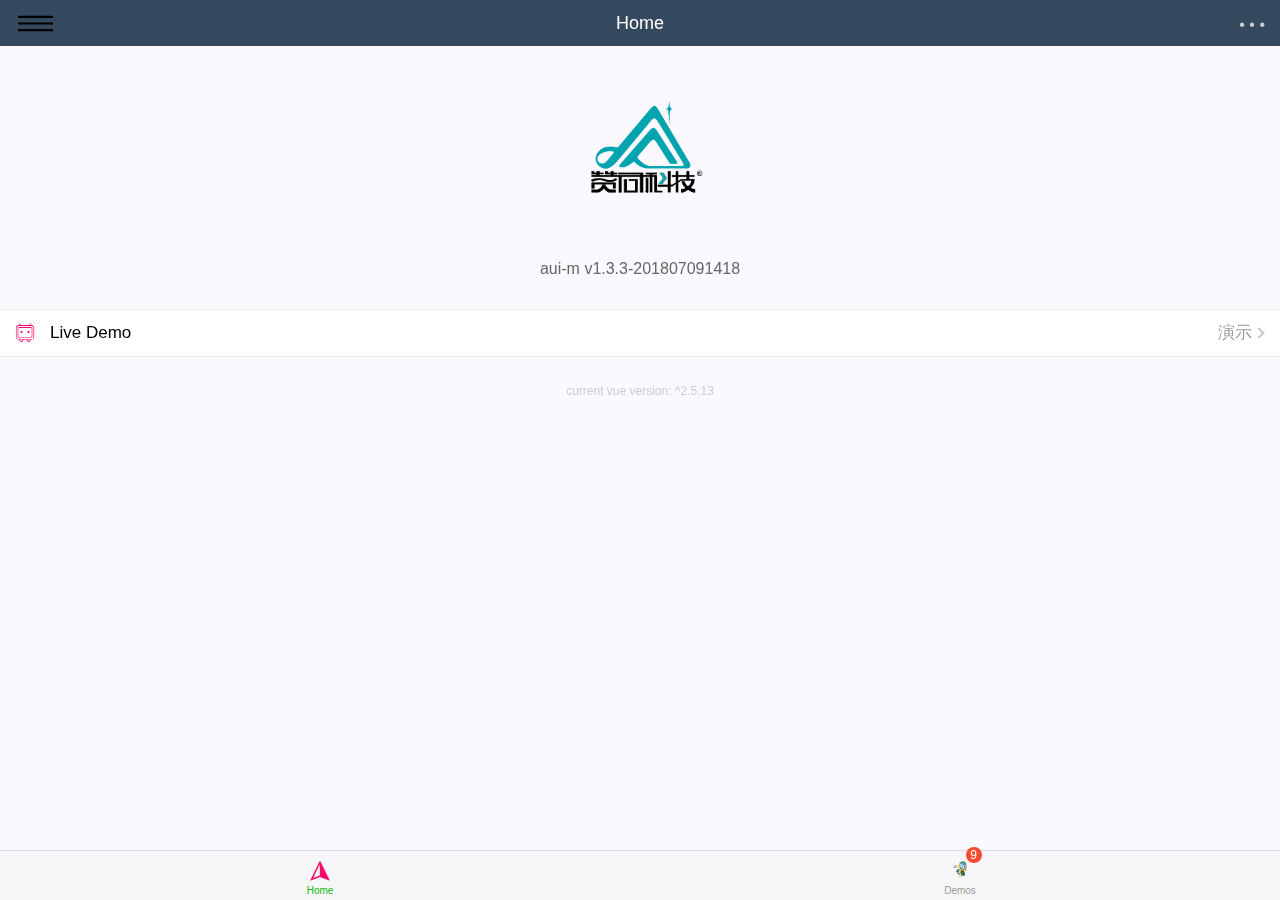
<file: aui-m-demo/index.html>
<!DOCTYPE html>
<html lang="en">
  <head>
    <meta charset="utf-8">
    <meta name="viewport" content="width=device-width, initial-scale=1.0, minimum-scale=1.0, maximum-scale=1.0, user-scalable=no" />    
    <title>aui-m-components</title>
  </head>
  <body>
    <div id="app"></div>
    <script src="./dist/app.js"></script>
  </body>
</html>
</file>
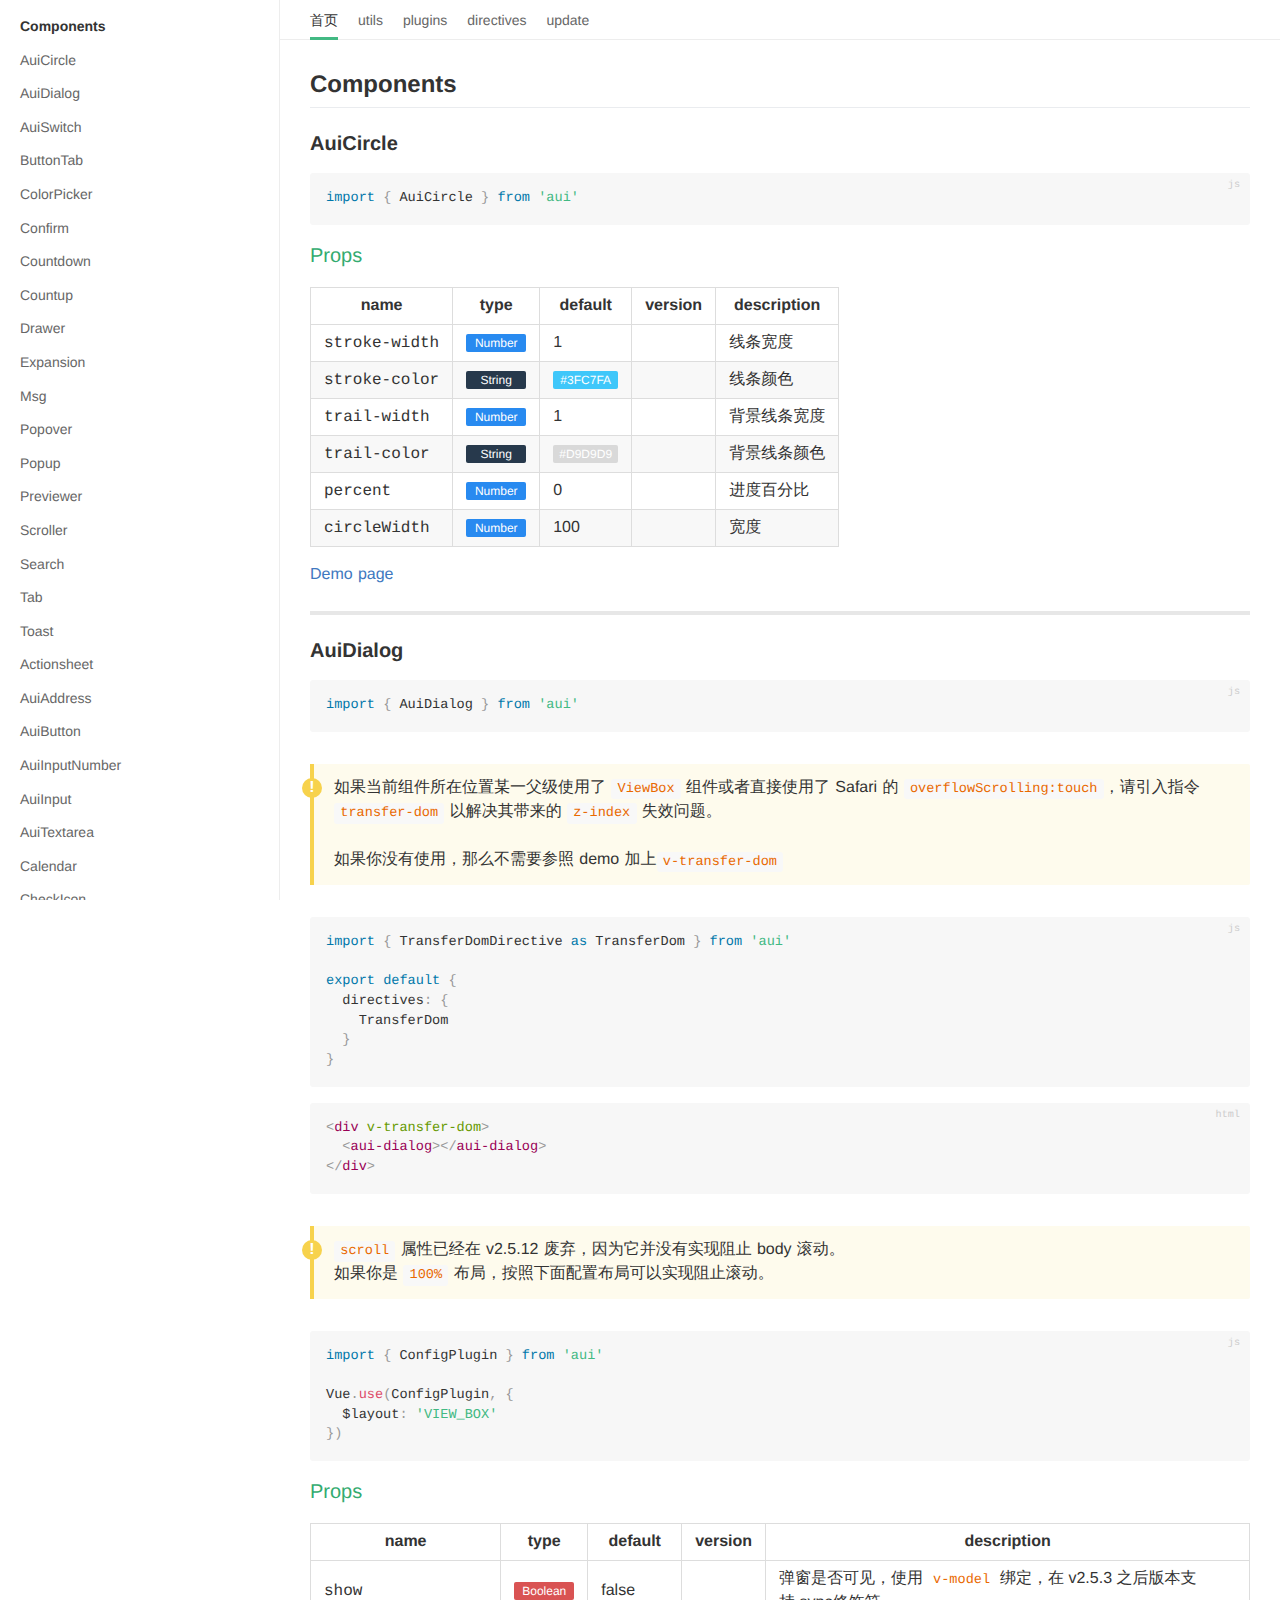
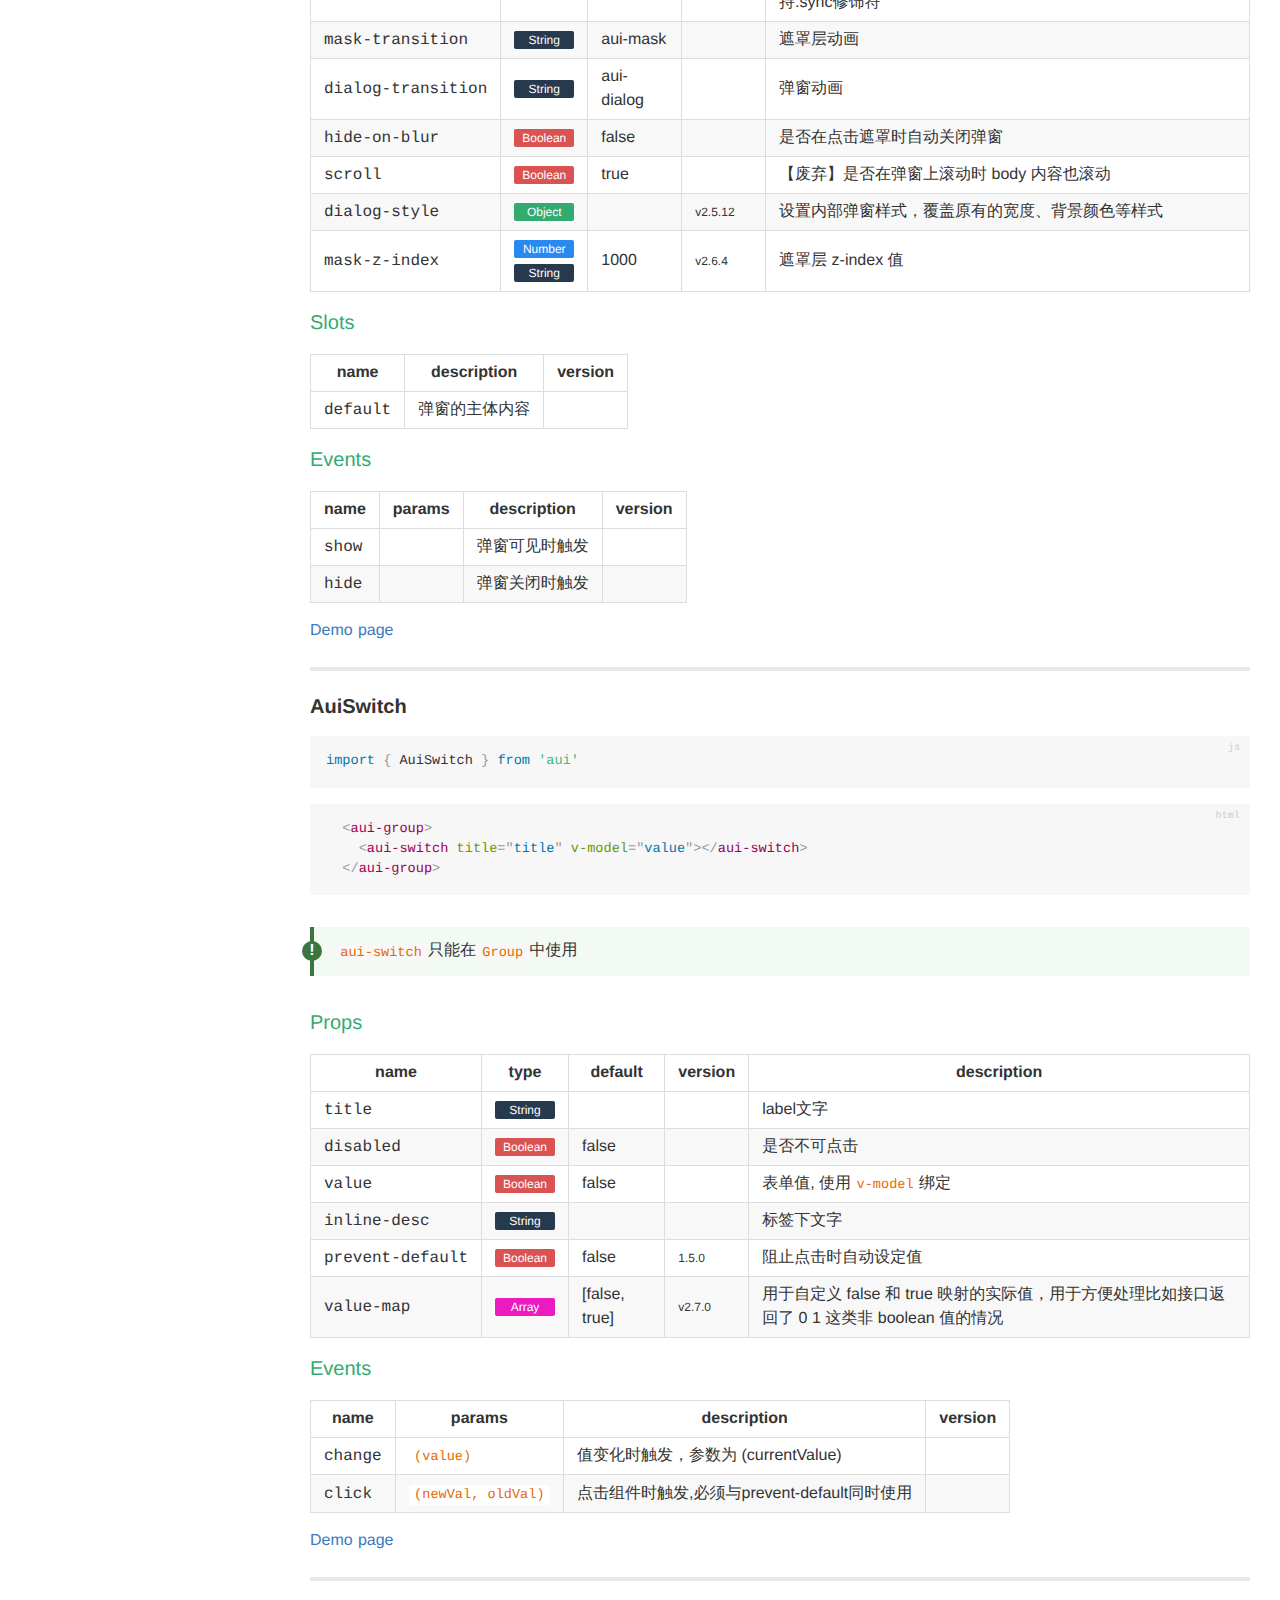
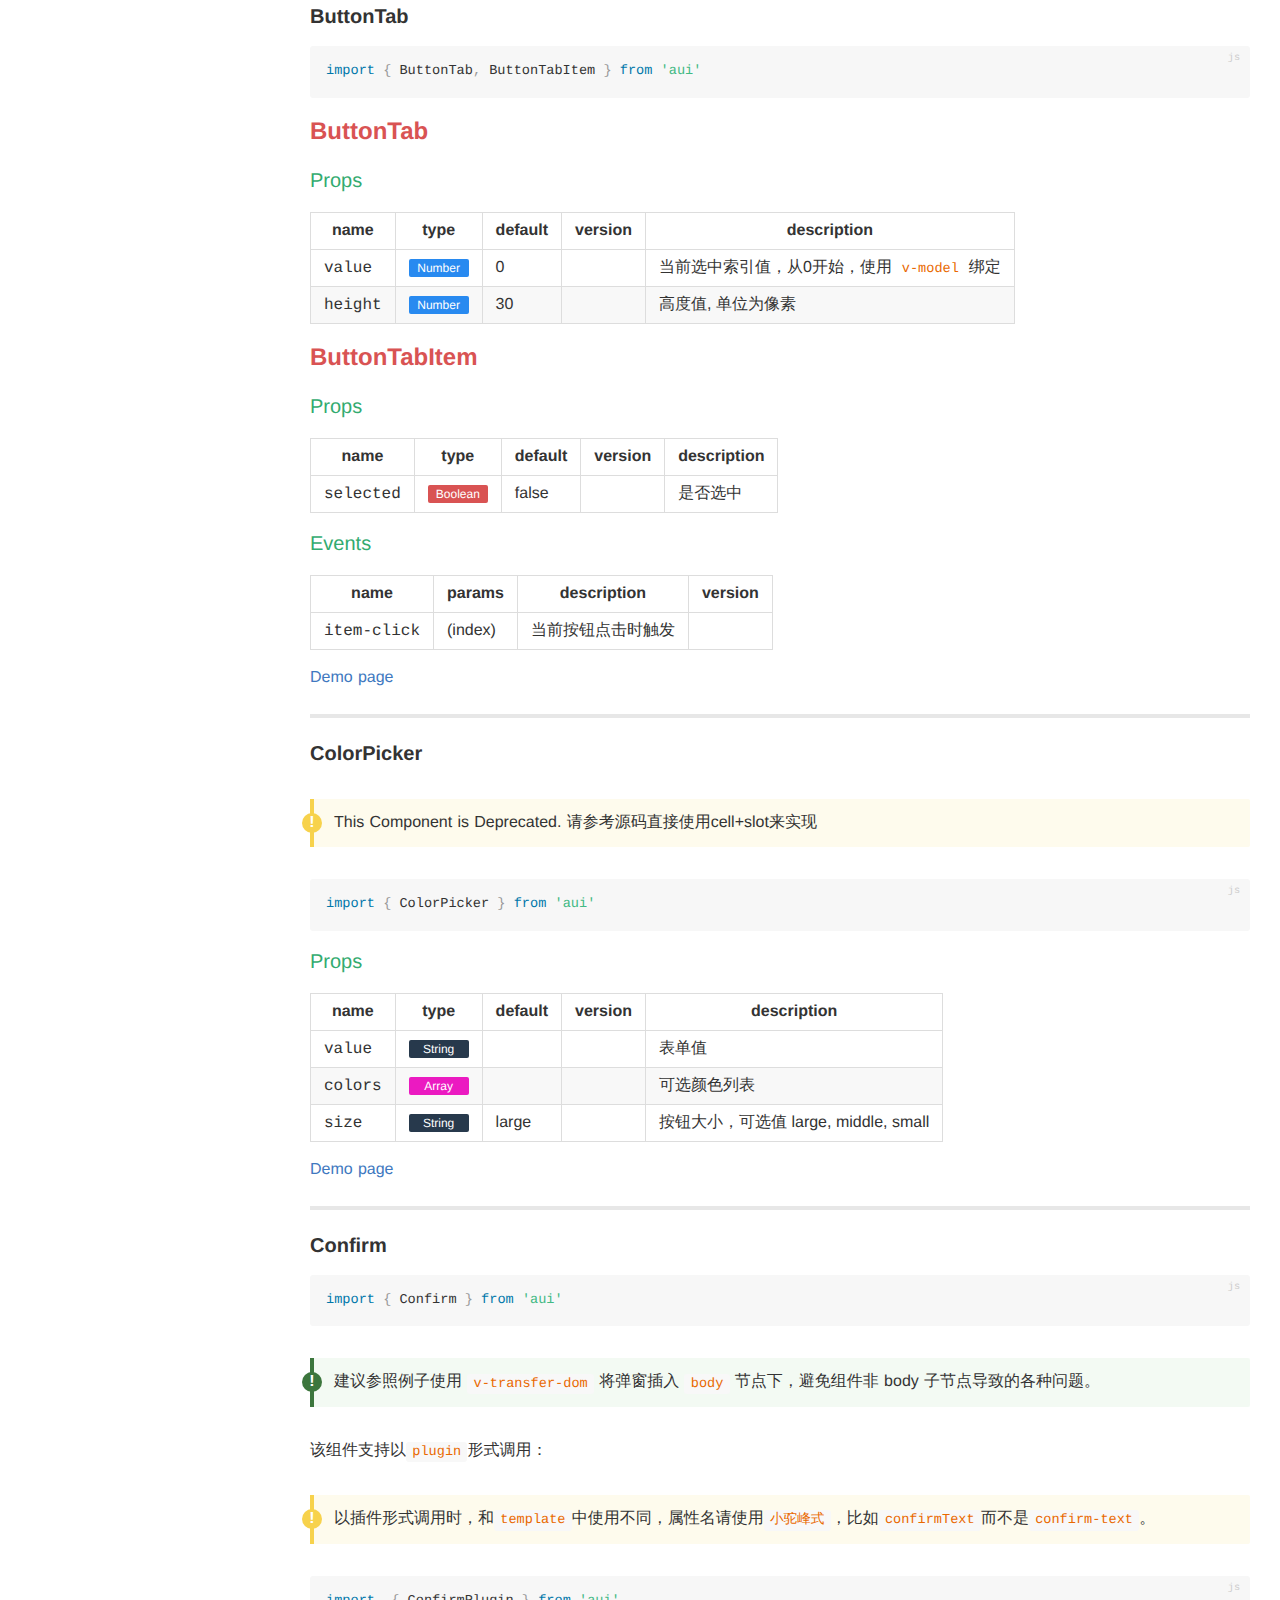
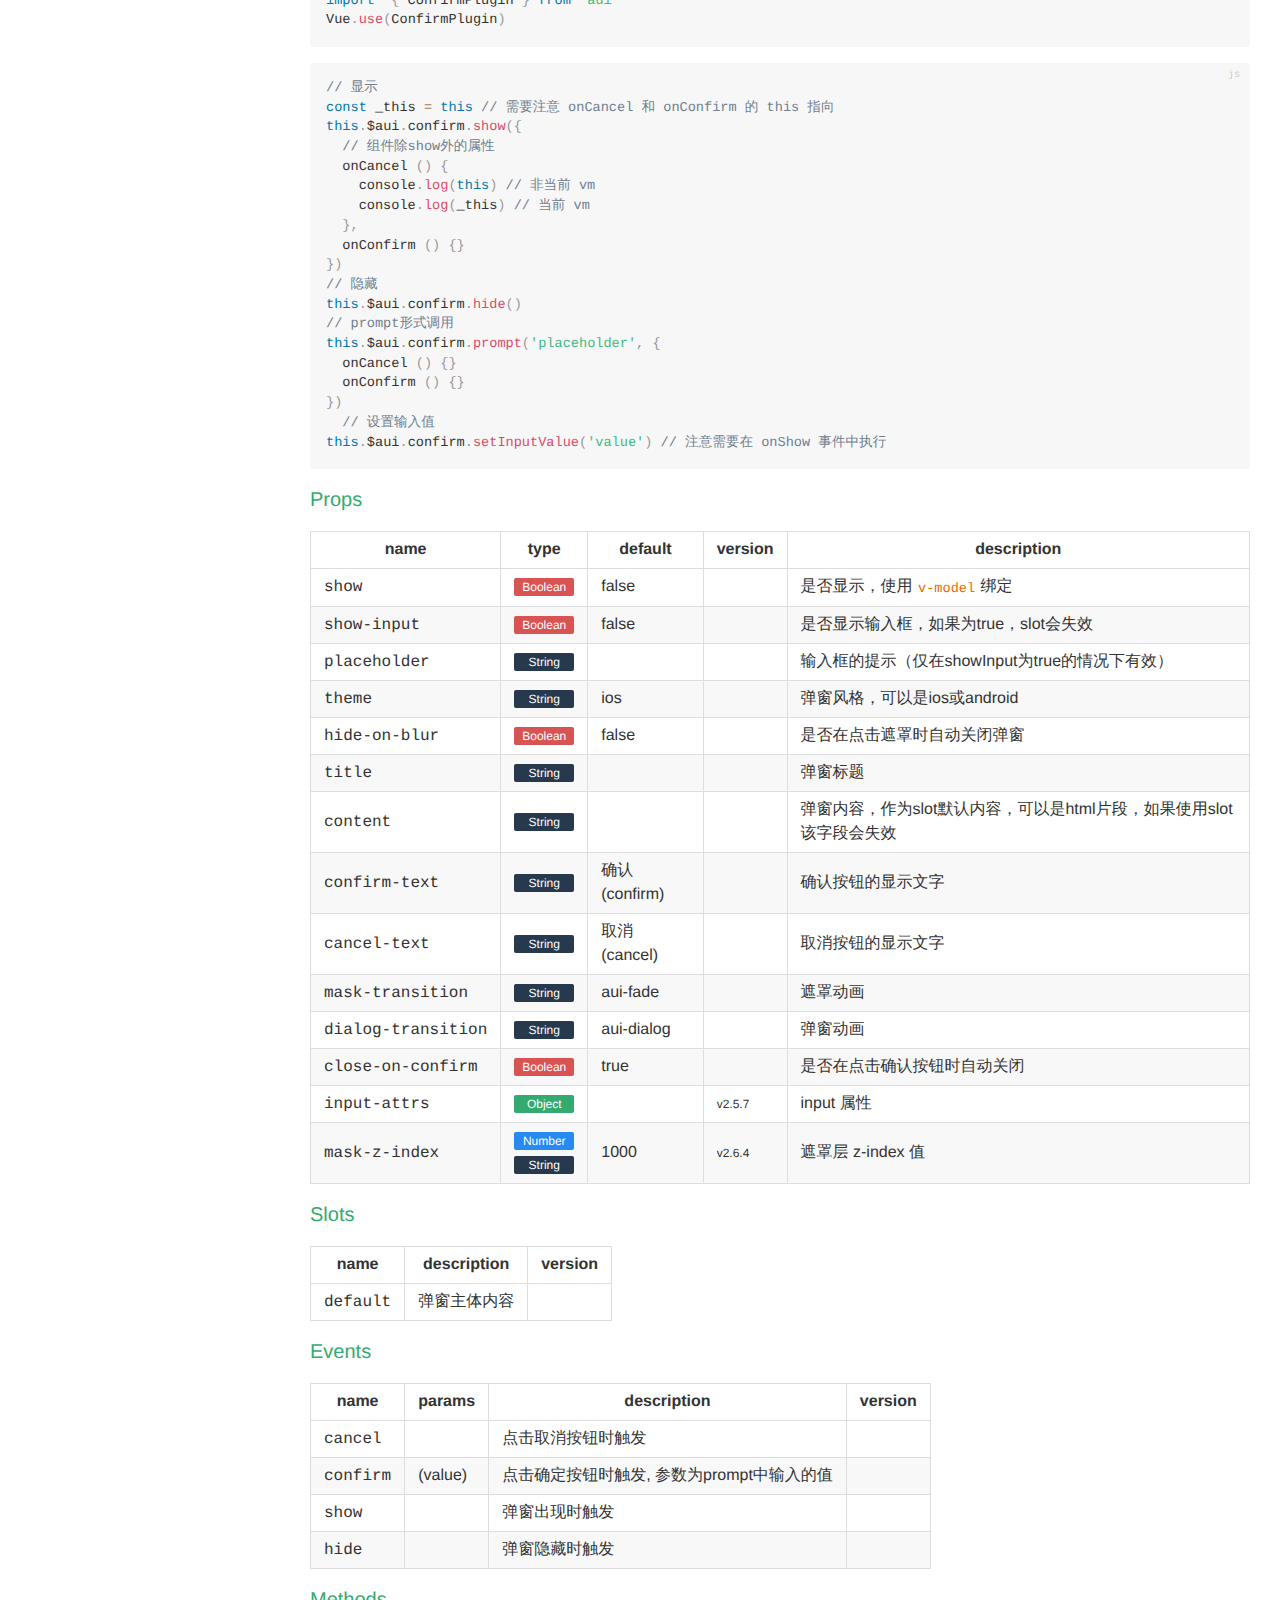
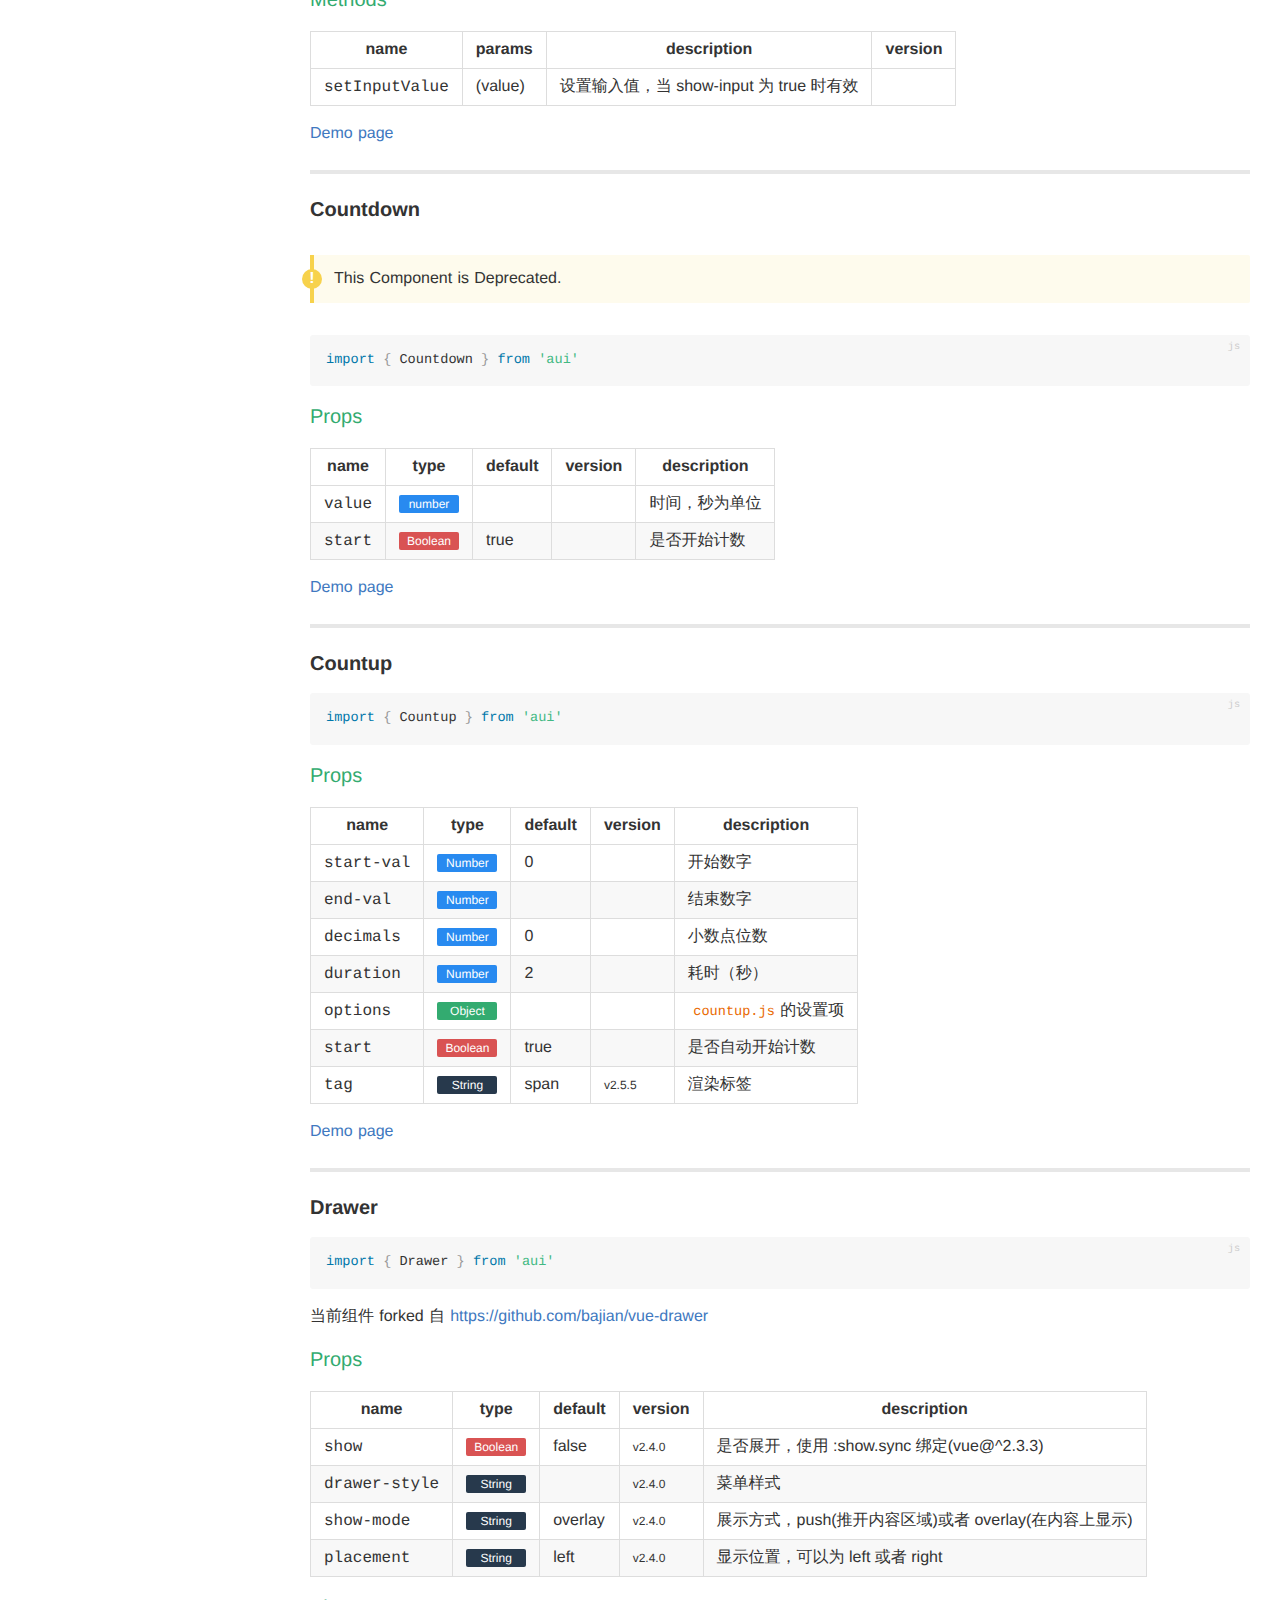
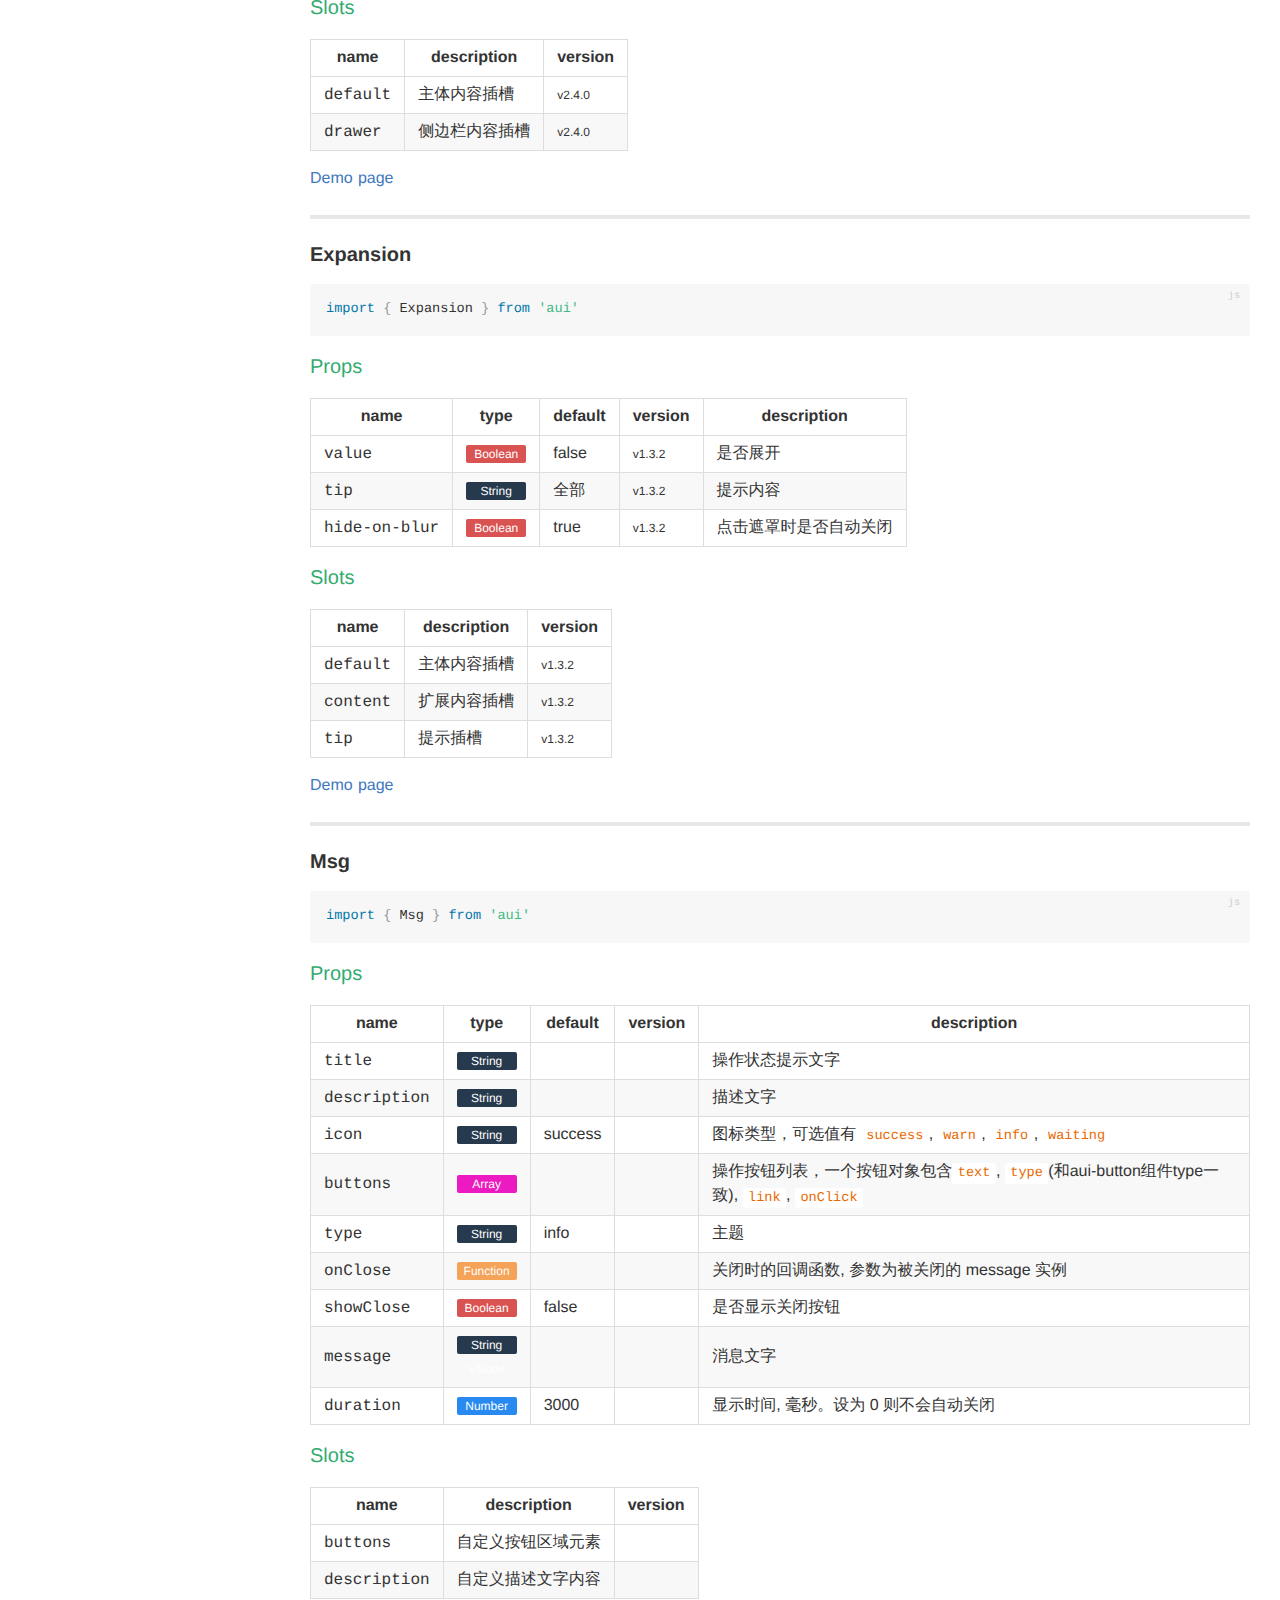
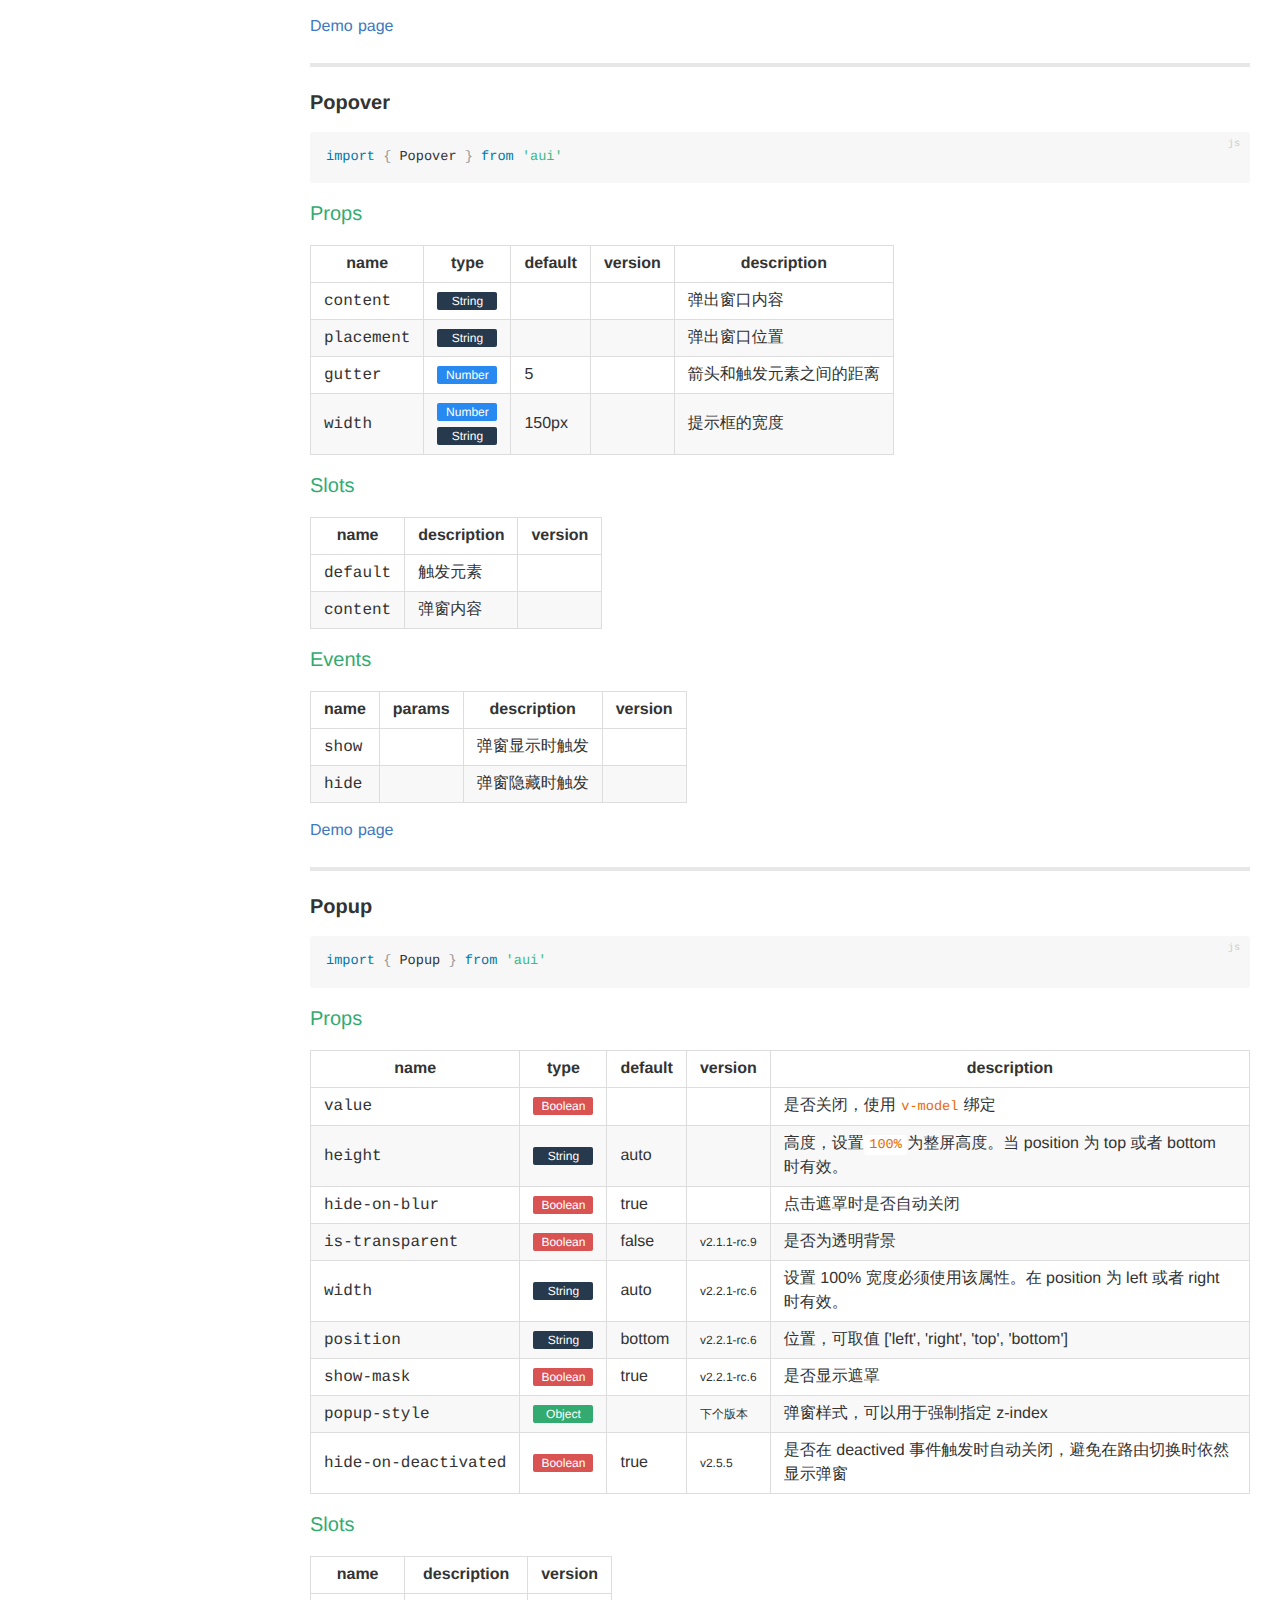
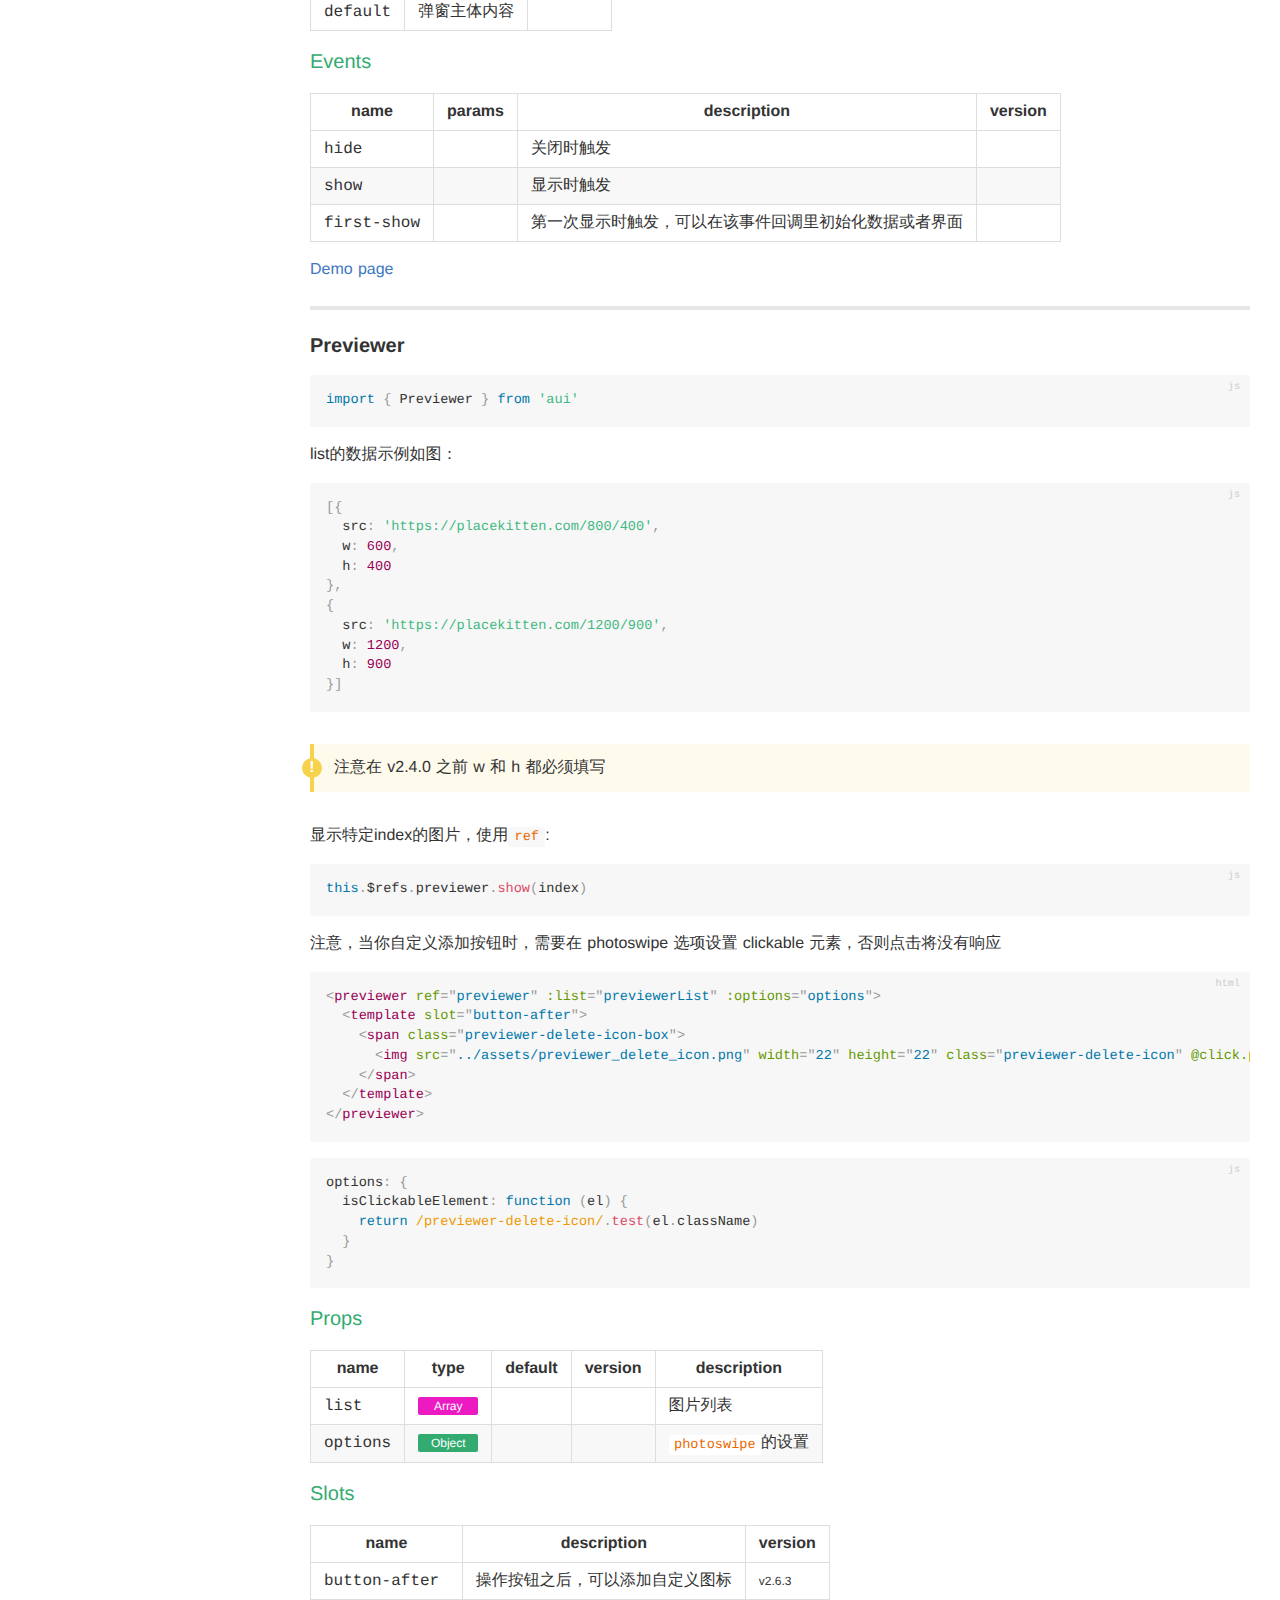
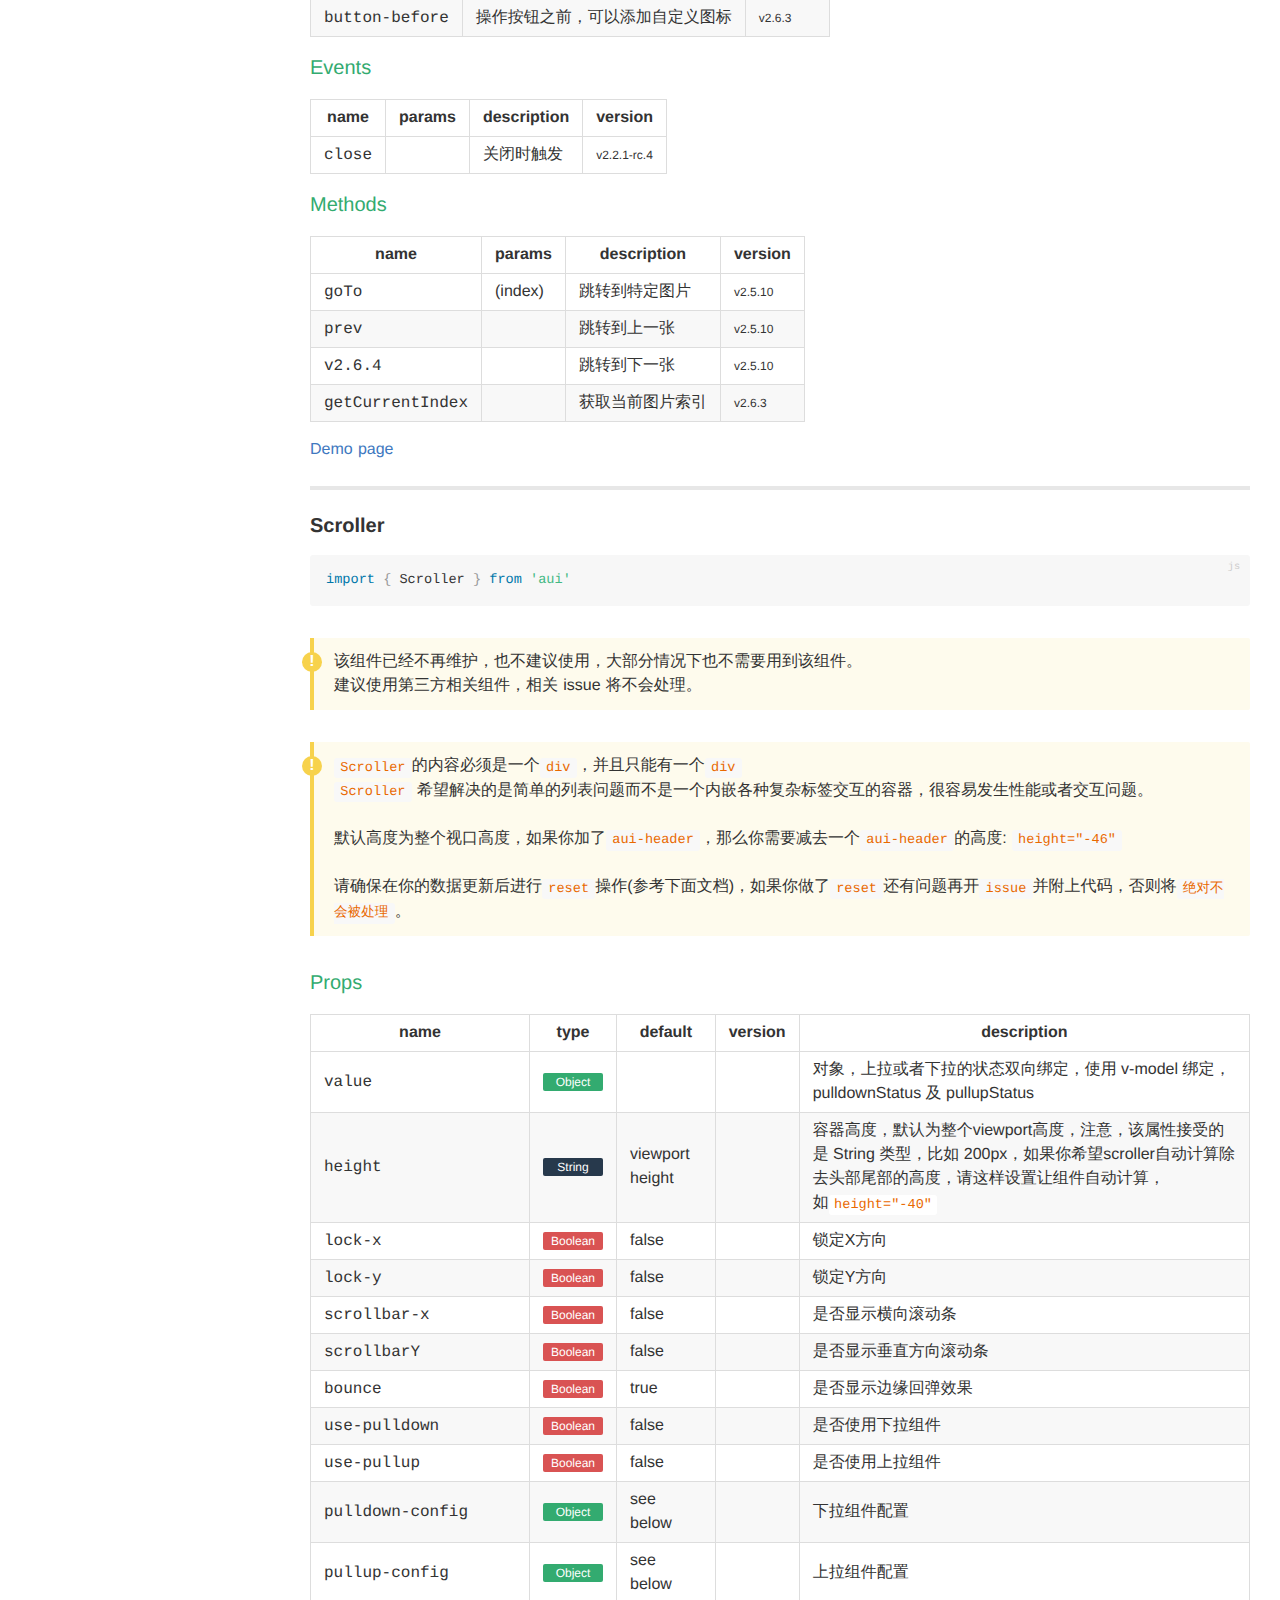
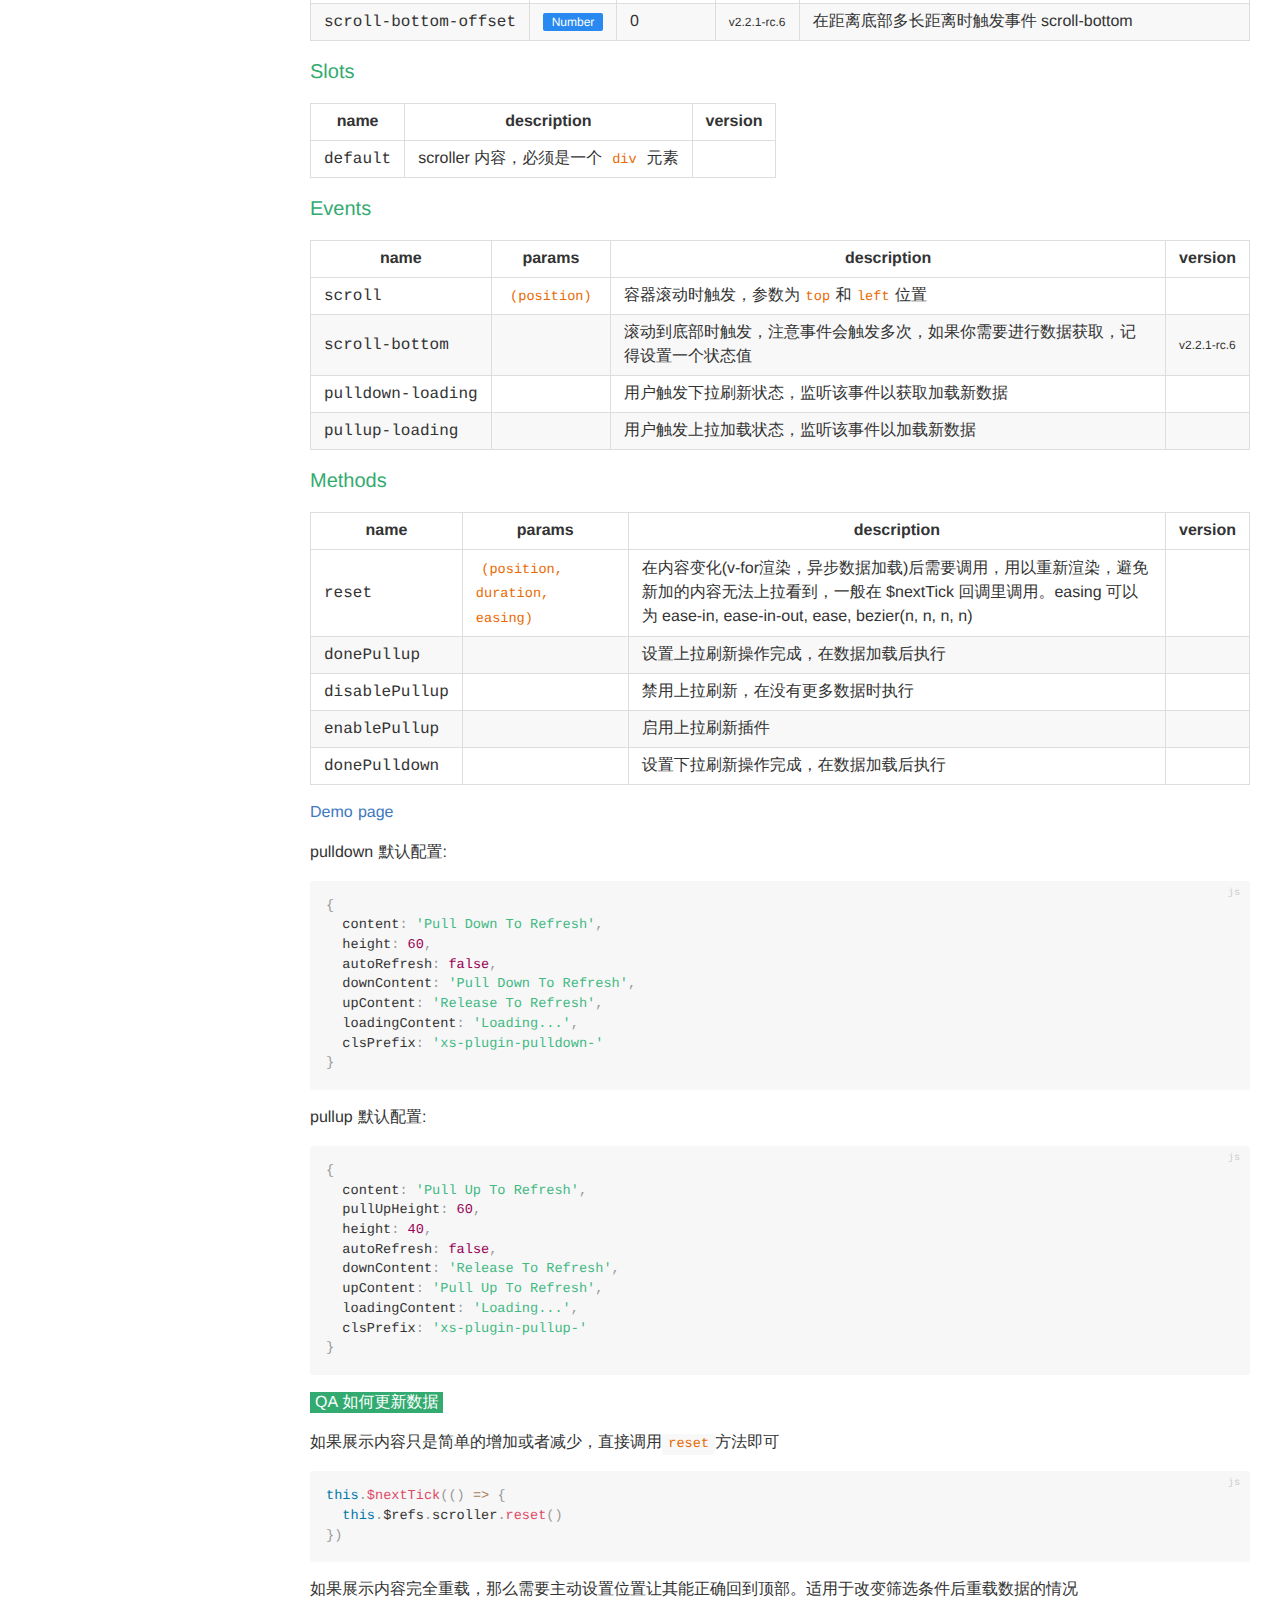
<file: aui-m-docs/index.html>
<!DOCTYPE html>
<html>

<head>
  <meta charset="utf-8">
  <meta http-equiv="X-UA-Compatible" content="IE=edge" />
  <meta name="viewport" content="width=device-width, initial-scale=1, maximum-scale=1, user-scalable=0" />
  <title>Aui-m-doc </title>
  <link rel="stylesheet" href="docute.css">
  <style>
    .type,
    .change {
      height: 18px;
      font-size: 12px;
      width: 60px;
      color: #fff;
      border-radius: 2px;
      text-align: center;
      display: inline-block;
      padding: 0 3px;
    }

    .change {
      height: 14px;
      width: 72px;
      line-height: 14px;
    }

    .type-object {
      background-color: #33ab70;
    }

    .type-string {
      background-color: #27394c;
    }

    .type-boolean {
      background-color: #d95353;
    }

    .type-function {
      background-color: #f4a358;
    }

    .type-number {
      background-color: #288af0;
    }

    .type-array {
      background-color: #eb1ac1;
    }

    .aui-qa {
      background-color: #33ab70;
      color: #fff;
      padding: 2px 5px;
      display: inline;
    }

    .aui-green {
      color: #3c763d;
    }

    .aui-red {
      color: #d95353;
    }

    .aui-component-name {
      font-family: Josefin Sans, sans-serif;
      font-size: 1.5em;
      font-weight: bold;
      color: #d95353;
    }

    .markdown-body table {
      /**
      display: table;
      min-width: 80%;
      **/
    }

    .component-play-box {
      width: 100%;
      height: 30px;
      font-size: 14px;
      line-height: 30px;
      border: 1px dashed #ececec;
      text-align: center;
      border-radius: 3px;
      color: #888;
      font-family: Josefin Sans, sans-serif;
    }

    .aui-props-title {
      font-family: Josefin Sans, sans-serif;
      font-size: 20px;
      color: #33ab70;
    }

    .prop-key {
      font-family: Consolas, Liberation Mono, Menlo, Courier, monospace;
      font-size: 16px;
    }

    li code,
    .markdown-body p code,
    td code {
      color: #e96900;
      background-color: #f8f8f8;
    }

    .markdown-body td code {
      background-color: #fff;
    }

    .change-deprecated {
      background-color: #d95353;
    }

    .change-todo {
      background-color: #27394c;
    }

    .change-enhance,
    .change-fix {
      background-color: #288af0;
    }

    .change-feature {
      background-color: #288af0;
    }

    .change-change {
      background-color: #e96900;
    }

    .aui-demo-link {
      color: #288af0;
    }

    .aui-livingearth-nav {
      color: #42b983!important;
    }
    .livingearth-logo {
      display: none!important;
    }
  </style>
</head>

<body>
  <div id="app"></div>
  <script src="docute.js"></script>
  <script>
    docute.init({
      disableSidebarToggle: true,
      nav: [
        // 首页
        { title: '首页', path: '/' },{ title: 'utils', path: '/utils' },{ title: 'plugins', path: '/plugins' },{ title: 'directives', path: '/directives' },{ title: 'update', path: '/update' }]
    })
  </script>
</body>

</html>
</file>
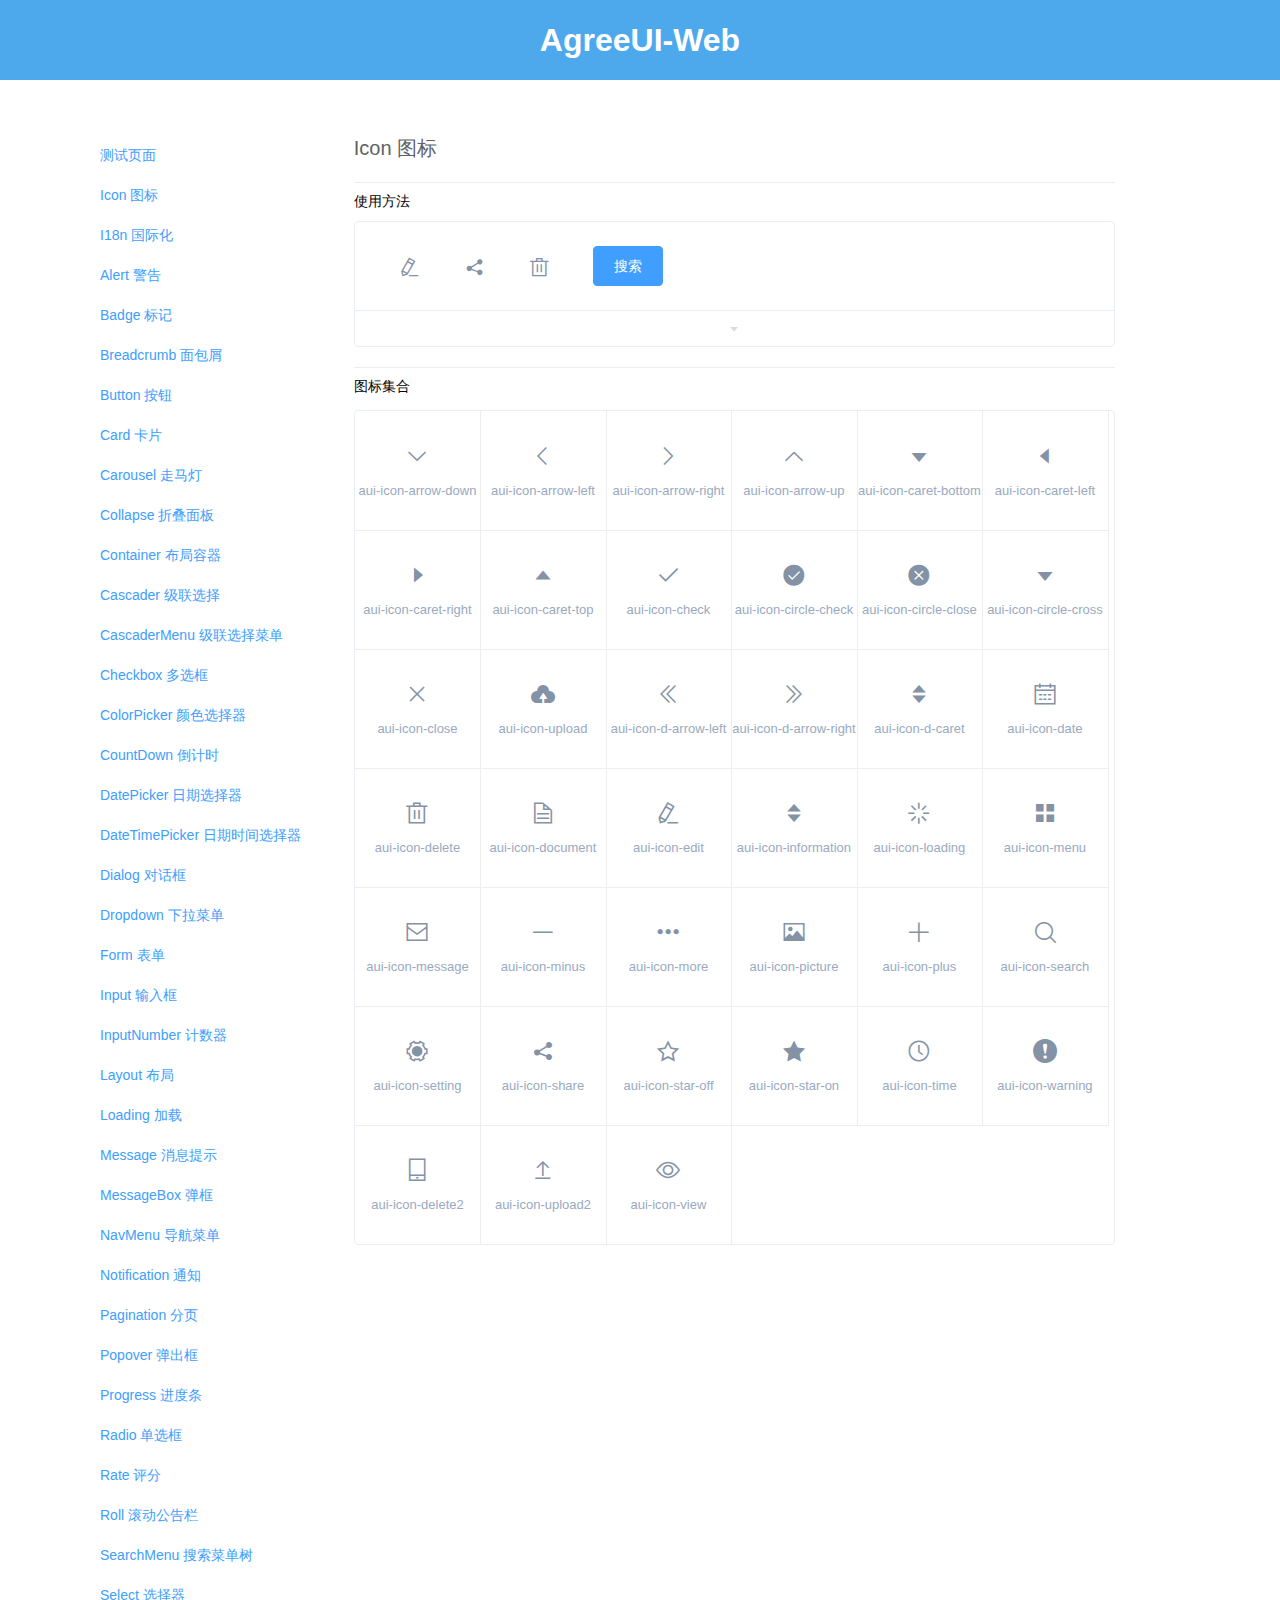
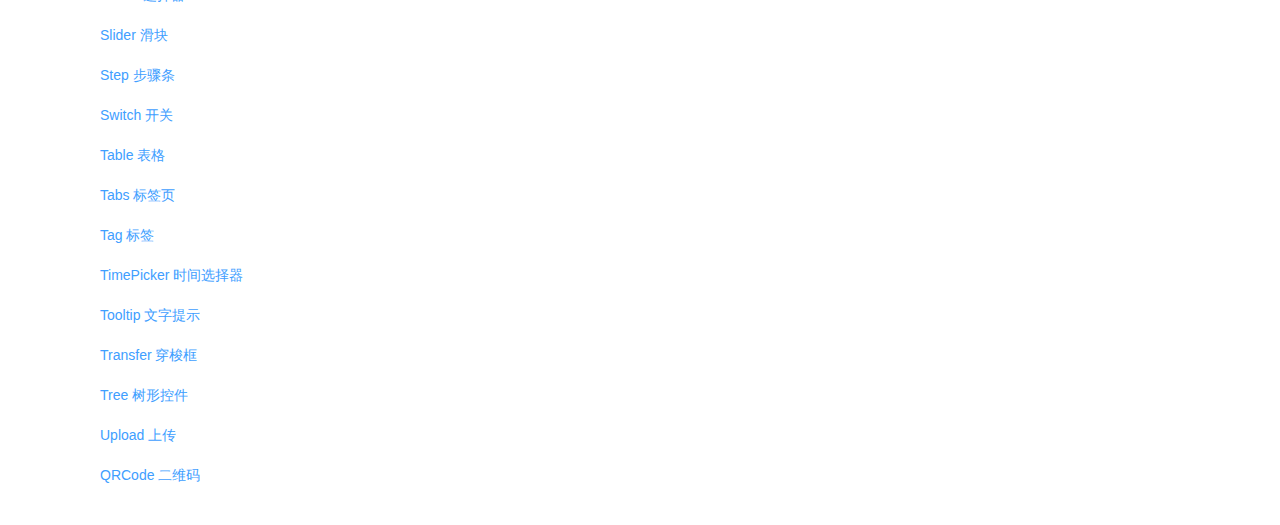
<file: aui-web-docs/index.html>
<!DOCTYPE html>
<html lang="en">

<head>
  <meta charset="utf-8">
  <title>AgreeUI-Web</title>
  <link rel="icon" type="image/x-icon" href="./examples/assets/agree.png">
  <meta name="viewport" content="width=device-width, initial-scale=1.0">
  
  <style>
    /*右下角返回顶部样式*/
    #goTop {
      width: 50px;
      height: 50px;
      border-radius: 25px;
      background-color: #4ea9ec;
      color: #fff;
      position: absolute;
      bottom: 30px;
      right: 30px;
      text-align: center;
      line-height: 50px;
      transition: all .3s;
      display: none;
    }
  </style>

  <!--浏览器顶端进度条-->
  <script src="examples/pace/pace.js"></script>
  <link href="examples/pace/pace.css" rel="stylesheet" />
</head>

<body>
  <div id="app"></div>
  <script src="./assets/bundle.js"></script>
  <script src="./assets/0.bundle.js"></script>

  <!--右下角返回顶部相关 start-->
  <a id="goTop" href="#top">Top</a>
  <script>
    window.onscroll = function () {
      if (window.pageYOffset > 80) {
        document.getElementById('goTop').style.display = 'block';
      } else {
        document.getElementById('goTop').style.display = 'none';
      }
      document.getElementById('goTop').style.top = document.documentElement.clientHeight + (document.documentElement.scrollTop || document.body.scrollTop) - 110 + 'px'
    }
  </script>
  <!--右下角返回顶部相关 end-->
</body>

</html>
</file>
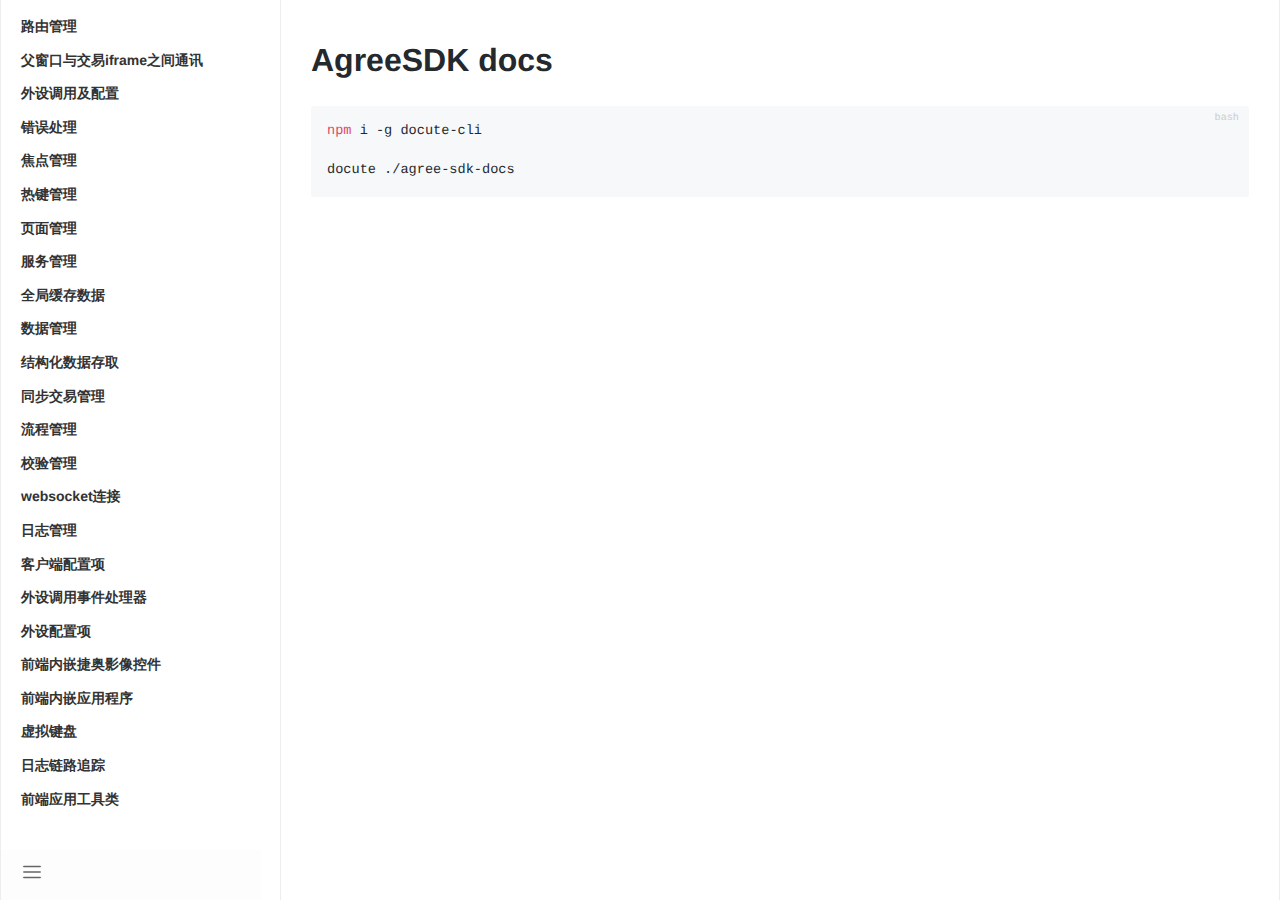
<file: sdk-docs/index.html>
<!DOCTYPE html>
<html>

<head>
  <meta charset="utf-8">
  <meta http-equiv="X-UA-Compatible" content="IE=edge" />
  <meta name="viewport" content="width=device-width, initial-scale=1, maximum-scale=1, user-scalable=0" />
  <title>AgreeSDK docs</title>
  <!-- <link rel="stylesheet" href="https://unpkg.com/docute@3/dist/docute.css"> -->
  <link rel="stylesheet" href="./lib/css/docute.css">
</head>

<body>
  <div id="app"></div>
  <!-- <script src="https://unpkg.com/docute@3/dist/docute.js"></script> -->
  <script src="./lib/js/docute.js"></script>
  <script>
    docute.init({
      toc: `- [路由管理](/sdk-docs/ab-manager-activity)
- [父窗口与交易iframe之间通讯](/sdk-docs/ab-manager-communication-iframe)
- [外设调用及配置](/sdk-docs/ab-manager-device)
- [错误处理](/sdk-docs/ab-manager-error-handler)
- [焦点管理](/sdk-docs/ab-manager-focus)
- [热键管理](/sdk-docs/ab-manager-hotkey)
- [页面管理](/sdk-docs/ab-manager-pages)
- [服务管理](/sdk-docs/ab-manager-services)
- [全局缓存数据](/sdk-docs/ab-manager-storage)
- [数据管理](/sdk-docs/ab-manager-store)
- [结构化数据存取](/sdk-docs/ab-manager-database)
- [同步交易管理](/sdk-docs/ab-manager-sync-flow)
- [流程管理](/sdk-docs/ab-manager-trade-flow)
- [校验管理](/sdk-docs/ab-manager-validator)
- [websocket连接](/sdk-docs/ab-manager-websocket)
- [日志管理](/sdk-docs/ab-logger)
- [客户端配置项](/sdk-docs/ab-plugin-client)
- [外设调用事件处理器](/sdk-docs/ab-plugin-device-event-handler)
- [外设配置项](/sdk-docs/ab-plugin-device)
- [前端内嵌捷奥影像控件](/sdk-docs/ab-plugin-embed-scrcu-jieao)
- [前端内嵌应用程序](/sdk-docs/ab-plugin-embed)
- [虚拟键盘](/sdk-docs/ab-plugin-keyboard)
- [日志链路追踪](/sdk-docs/ab-plugin-trade-track)
- [前端应用工具类](/sdk-docs/ab-plugin-util)
`
    })
  </script>
</body>

</html>
</file>
<file: aui-m-docs/docute.css>
.inner-x{padding-left:20px;padding-right:20px}.inner-2x{padding-left:30px;padding-right:30px}.inner-y{padding-top:20px;padding-bottom:20px}@media screen and (max-width:768px){.inner-2x,.inner-x,.inner-y{padding-left:10px;padding-right:10px}}[aria-label]{text-rendering:optimizeSpeed}[jump-to-id],[router-link]{cursor:pointer;color:#4078c0}[jump-to-id]:hover,[router-link]:hover{text-decoration:underline}.link:hover{color:#42b983}#nprogress{pointer-events:none;position:relative;z-index:9999999}#nprogress .bar{background:#42b983;position:fixed;z-index:9999;top:0;left:0;width:100%;height:2px}#nprogress .peg{display:block;position:absolute;right:0;width:100px;height:100%;box-shadow:0 0 10px #29d,0 0 5px #29d;opacity:1;z-index:9999;-webkit-transform:rotate(3deg) translateY(-4px);-ms-transform:rotate(3deg) translateY(-4px);transform:rotate(3deg) translateY(-4px)}#nprogress .spinner{display:block;position:fixed;z-index:9999;top:15px;right:15px}#nprogress .spinner-icon{width:18px;height:18px;box-sizing:border-box;border:2px solid transparent;border-top-color:#42b983;border-left-color:#42b983;border-radius:50%;-webkit-animation:nprogress-spinner .4s linear infinite;animation:nprogress-spinner .4s linear infinite}.nprogress-custom-parent{overflow:hidden;position:relative}.nprogress-custom-parent #nprogress .bar,.nprogress-custom-parent #nprogress .spinner{position:absolute}@-webkit-keyframes nprogress-spinner{0%{-webkit-transform:rotate(0deg)}to{-webkit-transform:rotate(1turn)}}@keyframes nprogress-spinner{0%{transform:rotate(0deg)}to{transform:rotate(1turn)}}code[class*=language-],pre[class*=language-]{color:#000;background:none;text-shadow:0 1px #fff;font-family:Consolas,Monaco,Andale Mono,Ubuntu Mono,monospace;text-align:left;white-space:pre;word-spacing:normal;word-break:normal;word-wrap:normal;line-height:1.5;-moz-tab-size:4;-o-tab-size:4;tab-size:4;-webkit-hyphens:none;-moz-hyphens:none;-ms-hyphens:none;hyphens:none}code[class*=language-]::-moz-selection,code[class*=language-] ::-moz-selection,pre[class*=language-]::-moz-selection,pre[class*=language-] ::-moz-selection{text-shadow:none;background:#b3d4fc}code[class*=language-]::selection,code[class*=language-] ::selection,pre[class*=language-]::selection,pre[class*=language-] ::selection{text-shadow:none;background:#b3d4fc}@media print{code[class*=language-],pre[class*=language-]{text-shadow:none}}pre[class*=language-]{padding:1em;margin:.5em 0;overflow:auto}:not(pre)>code[class*=language-],pre[class*=language-]{background:#f5f2f0}:not(pre)>code[class*=language-]{padding:.1em;border-radius:.3em;white-space:normal}.token.cdata,.token.comment,.token.doctype,.token.prolog{color:#708090}.token.punctuation{color:#999}.namespace{opacity:.7}.token.boolean,.token.constant,.token.deleted,.token.number,.token.property,.token.symbol,.token.tag{color:#905}.token.attr-name,.token.builtin,.token.char,.token.inserted,.token.selector,.token.string{color:#690}.token.string{color:#42b983}.language-css .token.string,.style .token.string,.token.entity,.token.operator,.token.url{color:#a67f59;background:transparent}.token.atrule,.token.attr-value,.token.keyword{color:#07a}.token.function{color:#dd4a68}.token.important,.token.regex,.token.variable{color:#e90}.token.bold,.token.important{font-weight:700}.token.italic{font-style:italic}.token.entity{cursor:help}.markdown-body{-ms-text-size-adjust:100%;-webkit-text-size-adjust:100%;color:#333;font-size:16px;line-height:1.5;word-wrap:break-word;padding:0 30px}.markdown-body .octicon{display:inline-block;vertical-align:text-top;fill:currentColor}.markdown-body a{background-color:transparent;-webkit-text-decoration-skip:objects}.markdown-body a:active,.markdown-body a:hover{outline-width:0}.markdown-body strong{font-weight:inherit;font-weight:bolder}.markdown-body h1{margin:.67em 0}.markdown-body img{border-style:none}.markdown-body svg:not(:root){overflow:hidden}.markdown-body code,.markdown-body kbd,.markdown-body pre{font-family:monospace,monospace;font-size:1em}.markdown-body hr{box-sizing:content-box;overflow:visible}.markdown-body input{font:inherit;margin:0;overflow:visible}.markdown-body [type=checkbox]{box-sizing:border-box;padding:0}.markdown-body *{box-sizing:border-box}.markdown-body input{font-family:inherit;font-size:inherit;line-height:inherit}.markdown-body a{color:#4078c0;text-decoration:none}.markdown-body a:active,.markdown-body a:hover{text-decoration:underline}.markdown-body strong{font-weight:600}.markdown-body hr{height:0;margin:15px 0;overflow:hidden;background:transparent;border-bottom:1px solid #ddd}.markdown-body hr:after,.markdown-body hr:before{display:table;content:""}.markdown-body hr:after{clear:both}.markdown-body table{border-spacing:0;border-collapse:collapse}.markdown-body td,.markdown-body th{padding:0}.markdown-body h1,.markdown-body h2,.markdown-body h3,.markdown-body h4,.markdown-body h5,.markdown-body h6{margin-top:0;margin-bottom:0}.markdown-body h1{font-size:32px;font-weight:600}.markdown-body h2{font-size:24px;font-weight:600;border-bottom:1px solid #eaecef}.markdown-body h3{font-size:20px;font-weight:600}.markdown-body h4{font-size:16px;font-weight:600}.markdown-body h5{font-size:14px;font-weight:600}.markdown-body h6{font-size:12px;font-weight:600}.markdown-body p{margin-top:0;margin-bottom:10px;word-spacing:.05em}.markdown-body blockquote{margin:0}.markdown-body ol,.markdown-body ul{padding-left:0;margin-top:0;margin-bottom:0}.markdown-body ol ol,.markdown-body ul ol{list-style-type:lower-roman}.markdown-body ol ol ol,.markdown-body ol ul ol,.markdown-body ul ol ol,.markdown-body ul ul ol{list-style-type:lower-alpha}.markdown-body dd{margin-left:0}.markdown-body code{font-family:Consolas,Liberation Mono,Menlo,Courier,monospace;font-size:12px}.markdown-body pre{margin-top:0;margin-bottom:0;font:12px Consolas,Liberation Mono,Menlo,Courier,monospace}.markdown-body .octicon{vertical-align:text-bottom}.markdown-body input{-webkit-font-feature-settings:"liga" 0;font-feature-settings:"liga" 0}.markdown-body:after,.markdown-body:before{display:table;content:""}.markdown-body:after{clear:both}.markdown-body>:first-child{margin-top:0!important}.markdown-body>:last-child{margin-bottom:0!important}.markdown-body blockquote,.markdown-body dl,.markdown-body ol,.markdown-body p,.markdown-body pre,.markdown-body table,.markdown-body ul{margin-top:0;margin-bottom:16px}.markdown-body hr{height:.25em;padding:0;margin:24px 0;background-color:#e7e7e7;border:0}.markdown-body blockquote{padding:0 1em;color:#777;border-left:.25em solid #ddd}.markdown-body blockquote>:first-child{margin-top:0}.markdown-body blockquote>:last-child{margin-bottom:0}.markdown-body kbd{font-size:11px}.markdown-body h1,.markdown-body h2,.markdown-body h3,.markdown-body h4,.markdown-body h5,.markdown-body h6{margin-top:24px;margin-bottom:16px;font-weight:600;line-height:1.25}.markdown-body h1{padding-bottom:.3em;font-size:2em}.markdown-body h2{padding-bottom:.3em;font-size:1.5em;margin-top:50px;margin-bottom:15px}.markdown-body h3{font-size:1.25em}.markdown-body h4{font-size:1em}.markdown-body h5{font-size:.875em}.markdown-body h6{font-size:.85em;color:#777}.markdown-body ol,.markdown-body ul{padding-left:2em}.markdown-body ol ol,.markdown-body ol ul,.markdown-body ul ol,.markdown-body ul ul{margin-top:0;margin-bottom:0}.markdown-body li>p{margin-top:16px}.markdown-body li+li{margin-top:.25em}.markdown-body dl{padding:0}.markdown-body dl dt{padding:0;margin-top:16px;font-size:1em;font-style:italic;font-weight:700}.markdown-body dl dd{padding:0 16px;margin-bottom:16px}.markdown-body table{display:block;width:100%;overflow:auto}.markdown-body table th{font-weight:700}.markdown-body table td,.markdown-body table th{padding:6px 13px;border:1px solid #ddd}.markdown-body table tr{background-color:#fff;border-top:1px solid #ccc}.markdown-body table tr:nth-child(2n){background-color:#f8f8f8}.markdown-body img{max-width:100%;box-sizing:content-box;background-color:#fff}.markdown-body code{padding:0;padding-top:.2em;padding-bottom:.2em;margin:0;font-size:85%;background-color:rgba(0,0,0,.04);border-radius:3px}.markdown-body code:after,.markdown-body code:before{letter-spacing:-.2em;content:"\A0"}.markdown-body pre{word-wrap:normal}.markdown-body pre>code{padding:0;margin:0;font-size:100%;word-break:normal;white-space:pre;background:transparent;border:0}.markdown-body .highlight{margin-bottom:16px}.markdown-body .highlight pre{margin-bottom:0;word-break:normal}.markdown-body .highlight pre,.markdown-body pre{padding:16px;overflow:auto;font-size:85%;line-height:1.45;background-color:#f7f7f7;border-radius:3px}.markdown-body pre code{display:inline;max-width:auto;padding:0;margin:0;overflow:visible;line-height:inherit;word-wrap:normal;background-color:transparent;border:0}.markdown-body pre code:after,.markdown-body pre code:before{content:normal}.markdown-body kbd{display:inline-block;padding:3px 5px;font:11px Consolas,Liberation Mono,Menlo,Courier,monospace;line-height:10px;color:#555;vertical-align:middle;background-color:#fcfcfc;border:1px solid #ccc;border-bottom-color:#bbb;border-radius:3px;box-shadow:inset 0 -1px 0 #bbb}.markdown-body :checked+.radio-label{position:relative;z-index:1;border-color:#4078c0}.markdown-body .task-list-item{list-style-type:none}.markdown-body .task-list-item+.task-list-item{margin-top:3px}.markdown-body .task-list-item input{margin:0 .2em .25em -1.6em;vertical-align:middle}.markdown-body hr{border-bottom-color:#eee}.markdown-body .markdown-heading .anchor{float:left;padding-right:5px;margin-left:-20px;cursor:pointer}.markdown-body .markdown-heading .anchor:focus{outline:none}.markdown-body .markdown-heading .anchor svg{width:15px;height:15px;vertical-align:middle;visibility:hidden}.markdown-body .markdown-heading .anchor:hover svg,.markdown-body .markdown-heading:hover .anchor svg{visibility:visible}.markdown-body .markdown-heading:focus{color:#42b983;outline:none}.markdown-body pre{position:relative}.markdown-body pre:after{content:attr(data-lang);position:absolute;top:0;right:0;color:#ccc;text-align:right;font-size:.75em;padding:5px 10px 0;line-height:15px;height:15px}p.danger,p.tip,p.warning{padding:12px 24px 12px 20px;margin:2em 0;border-left:4px solid;position:relative;border-bottom-right-radius:2px;border-top-right-radius:2px}p.danger:before,p.tip:before,p.warning:before{content:"!";position:absolute;top:14px;left:-12px;color:#fff;width:20px;height:20px;border-radius:100%;text-align:center;line-height:20px;font-weight:700;font-family:Dosis,Source Sans Pro,Helvetica Neue,Arial,sans-serif}p.danger.no-bg,p.tip.no-bg,p.warning.no-bg{background-color:#f8f8f8}p.warning{border-left-color:#f7d24c;background-color:#fefbed}p.warning:before{background-color:#f7d24c}p.danger{border-left-color:#f66;background-color:hsla(0,100%,70%,.06)}p.danger:before{background-color:#f66}p.tip{border-left-color:#3c763d;background-color:rgba(241,249,241,.83)}p.tip:before{background-color:#3c763d}@media screen and (max-width:768px){.markdown-body{padding:0 10px}}/*! Hint.css - v2.5.0 - 2017-04-23
* http://kushagragour.in/lab/hint/
* Copyright (c) 2017 Kushagra Gour */[class*=hint--]{position:relative;display:inline-block}[class*=hint--]:after,[class*=hint--]:before{position:absolute;-webkit-transform:translateZ(0);-moz-transform:translateZ(0);transform:translateZ(0);visibility:hidden;opacity:0;z-index:1000000;pointer-events:none;-webkit-transition:.3s ease;-moz-transition:.3s ease;transition:.3s ease;-webkit-transition-delay:0ms;-moz-transition-delay:0ms;transition-delay:0ms}[class*=hint--]:hover:after,[class*=hint--]:hover:before{visibility:visible;opacity:1;-webkit-transition-delay:.1s;-moz-transition-delay:.1s;transition-delay:.1s}[class*=hint--]:before{content:"";position:absolute;background:transparent;border:6px solid transparent;z-index:1000001}[class*=hint--]:after{background:#383838;color:#fff;padding:8px 10px;font-size:12px;font-family:Helvetica Neue,Helvetica,Arial,sans-serif;line-height:12px;white-space:nowrap}[class*=hint--][aria-label]:after{content:attr(aria-label)}[class*=hint--][data-hint]:after{content:attr(data-hint)}[aria-label=""]:after,[aria-label=""]:before,[data-hint=""]:after,[data-hint=""]:before{display:none!important}.hint--top-left:before,.hint--top-right:before,.hint--top:before{border-top-color:#383838}.hint--bottom-left:before,.hint--bottom-right:before,.hint--bottom:before{border-bottom-color:#383838}.hint--left:before{border-left-color:#383838}.hint--right:before{border-right-color:#383838}.hint--top:before{margin-bottom:-11px}.hint--top:after,.hint--top:before{bottom:100%;left:50%}.hint--top:before{left:calc(50% - 6px)}.hint--top:after{-webkit-transform:translateX(-50%);-moz-transform:translateX(-50%);transform:translateX(-50%)}.hint--top:hover:before{-webkit-transform:translateY(-8px);-moz-transform:translateY(-8px);transform:translateY(-8px)}.hint--top:hover:after{-webkit-transform:translateX(-50%) translateY(-8px);-moz-transform:translateX(-50%) translateY(-8px);transform:translateX(-50%) translateY(-8px)}.hint--bottom:before{margin-top:-11px}.hint--bottom:after,.hint--bottom:before{top:100%;left:50%}.hint--bottom:before{left:calc(50% - 6px)}.hint--bottom:after{-webkit-transform:translateX(-50%);-moz-transform:translateX(-50%);transform:translateX(-50%)}.hint--bottom:hover:before{-webkit-transform:translateY(8px);-moz-transform:translateY(8px);transform:translateY(8px)}.hint--bottom:hover:after{-webkit-transform:translateX(-50%) translateY(8px);-moz-transform:translateX(-50%) translateY(8px);transform:translateX(-50%) translateY(8px)}.hint--right:before{margin-left:-11px;margin-bottom:-6px}.hint--right:after{margin-bottom:-14px}.hint--right:after,.hint--right:before{left:100%;bottom:50%}.hint--right:hover:after,.hint--right:hover:before{-webkit-transform:translateX(8px);-moz-transform:translateX(8px);transform:translateX(8px)}.hint--left:before{margin-right:-11px;margin-bottom:-6px}.hint--left:after{margin-bottom:-14px}.hint--left:after,.hint--left:before{right:100%;bottom:50%}.hint--left:hover:after,.hint--left:hover:before{-webkit-transform:translateX(-8px);-moz-transform:translateX(-8px);transform:translateX(-8px)}.hint--top-left:before{margin-bottom:-11px}.hint--top-left:after,.hint--top-left:before{bottom:100%;left:50%}.hint--top-left:before{left:calc(50% - 6px)}.hint--top-left:after{-webkit-transform:translateX(-100%);-moz-transform:translateX(-100%);transform:translateX(-100%);margin-left:12px}.hint--top-left:hover:before{-webkit-transform:translateY(-8px);-moz-transform:translateY(-8px);transform:translateY(-8px)}.hint--top-left:hover:after{-webkit-transform:translateX(-100%) translateY(-8px);-moz-transform:translateX(-100%) translateY(-8px);transform:translateX(-100%) translateY(-8px)}.hint--top-right:before{margin-bottom:-11px}.hint--top-right:after,.hint--top-right:before{bottom:100%;left:50%}.hint--top-right:before{left:calc(50% - 6px)}.hint--top-right:after{-webkit-transform:translateX(0);-moz-transform:translateX(0);transform:translateX(0);margin-left:-12px}.hint--top-right:hover:after,.hint--top-right:hover:before{-webkit-transform:translateY(-8px);-moz-transform:translateY(-8px);transform:translateY(-8px)}.hint--bottom-left:before{margin-top:-11px}.hint--bottom-left:after,.hint--bottom-left:before{top:100%;left:50%}.hint--bottom-left:before{left:calc(50% - 6px)}.hint--bottom-left:after{-webkit-transform:translateX(-100%);-moz-transform:translateX(-100%);transform:translateX(-100%);margin-left:12px}.hint--bottom-left:hover:before{-webkit-transform:translateY(8px);-moz-transform:translateY(8px);transform:translateY(8px)}.hint--bottom-left:hover:after{-webkit-transform:translateX(-100%) translateY(8px);-moz-transform:translateX(-100%) translateY(8px);transform:translateX(-100%) translateY(8px)}.hint--bottom-right:before{margin-top:-11px}.hint--bottom-right:after,.hint--bottom-right:before{top:100%;left:50%}.hint--bottom-right:before{left:calc(50% - 6px)}.hint--bottom-right:after{-webkit-transform:translateX(0);-moz-transform:translateX(0);transform:translateX(0);margin-left:-12px}.hint--bottom-right:hover:after,.hint--bottom-right:hover:before{-webkit-transform:translateY(8px);-moz-transform:translateY(8px);transform:translateY(8px)}.hint--large:after,.hint--medium:after,.hint--small:after{white-space:normal;line-height:1.4em;word-wrap:break-word}.hint--small:after{width:80px}.hint--medium:after{width:150px}.hint--large:after{width:300px}[class*=hint--]:after{text-shadow:0 -1px 0 #000;box-shadow:4px 4px 8px rgba(0,0,0,.3)}.hint--error:after{background-color:#b34e4d;text-shadow:0 -1px 0 #592726}.hint--error.hint--top-left:before,.hint--error.hint--top-right:before,.hint--error.hint--top:before{border-top-color:#b34e4d}.hint--error.hint--bottom-left:before,.hint--error.hint--bottom-right:before,.hint--error.hint--bottom:before{border-bottom-color:#b34e4d}.hint--error.hint--left:before{border-left-color:#b34e4d}.hint--error.hint--right:before{border-right-color:#b34e4d}.hint--warning:after{background-color:#c09854;text-shadow:0 -1px 0 #6c5328}.hint--warning.hint--top-left:before,.hint--warning.hint--top-right:before,.hint--warning.hint--top:before{border-top-color:#c09854}.hint--warning.hint--bottom-left:before,.hint--warning.hint--bottom-right:before,.hint--warning.hint--bottom:before{border-bottom-color:#c09854}.hint--warning.hint--left:before{border-left-color:#c09854}.hint--warning.hint--right:before{border-right-color:#c09854}.hint--info:after{background-color:#3986ac;text-shadow:0 -1px 0 #1a3c4d}.hint--info.hint--top-left:before,.hint--info.hint--top-right:before,.hint--info.hint--top:before{border-top-color:#3986ac}.hint--info.hint--bottom-left:before,.hint--info.hint--bottom-right:before,.hint--info.hint--bottom:before{border-bottom-color:#3986ac}.hint--info.hint--left:before{border-left-color:#3986ac}.hint--info.hint--right:before{border-right-color:#3986ac}.hint--success:after{background-color:#458746;text-shadow:0 -1px 0 #1a321a}.hint--success.hint--top-left:before,.hint--success.hint--top-right:before,.hint--success.hint--top:before{border-top-color:#458746}.hint--success.hint--bottom-left:before,.hint--success.hint--bottom-right:before,.hint--success.hint--bottom:before{border-bottom-color:#458746}.hint--success.hint--left:before{border-left-color:#458746}.hint--success.hint--right:before{border-right-color:#458746}.hint--always:after,.hint--always:before{opacity:1;visibility:visible}.hint--always.hint--top:before{-webkit-transform:translateY(-8px);-moz-transform:translateY(-8px);transform:translateY(-8px)}.hint--always.hint--top:after{-webkit-transform:translateX(-50%) translateY(-8px);-moz-transform:translateX(-50%) translateY(-8px);transform:translateX(-50%) translateY(-8px)}.hint--always.hint--top-left:before{-webkit-transform:translateY(-8px);-moz-transform:translateY(-8px);transform:translateY(-8px)}.hint--always.hint--top-left:after{-webkit-transform:translateX(-100%) translateY(-8px);-moz-transform:translateX(-100%) translateY(-8px);transform:translateX(-100%) translateY(-8px)}.hint--always.hint--top-right:after,.hint--always.hint--top-right:before{-webkit-transform:translateY(-8px);-moz-transform:translateY(-8px);transform:translateY(-8px)}.hint--always.hint--bottom:before{-webkit-transform:translateY(8px);-moz-transform:translateY(8px);transform:translateY(8px)}.hint--always.hint--bottom:after{-webkit-transform:translateX(-50%) translateY(8px);-moz-transform:translateX(-50%) translateY(8px);transform:translateX(-50%) translateY(8px)}.hint--always.hint--bottom-left:before{-webkit-transform:translateY(8px);-moz-transform:translateY(8px);transform:translateY(8px)}.hint--always.hint--bottom-left:after{-webkit-transform:translateX(-100%) translateY(8px);-moz-transform:translateX(-100%) translateY(8px);transform:translateX(-100%) translateY(8px)}.hint--always.hint--bottom-right:after,.hint--always.hint--bottom-right:before{-webkit-transform:translateY(8px);-moz-transform:translateY(8px);transform:translateY(8px)}.hint--always.hint--left:after,.hint--always.hint--left:before{-webkit-transform:translateX(-8px);-moz-transform:translateX(-8px);transform:translateX(-8px)}.hint--always.hint--right:after,.hint--always.hint--right:before{-webkit-transform:translateX(8px);-moz-transform:translateX(8px);transform:translateX(8px)}.hint--rounded:after{border-radius:4px}.hint--no-animate:after,.hint--no-animate:before{-webkit-transition-duration:0ms;-moz-transition-duration:0ms;transition-duration:0ms}.hint--bounce:after,.hint--bounce:before{-webkit-transition:opacity .3s ease,visibility .3s ease,-webkit-transform .3s cubic-bezier(.71,1.7,.77,1.24);-moz-transition:opacity .3s ease,visibility .3s ease,-moz-transform .3s cubic-bezier(.71,1.7,.77,1.24);transition:opacity .3s ease,visibility .3s ease,transform .3s cubic-bezier(.71,1.7,.77,1.24)}*{box-sizing:border-box}#app,.page,body,html{height:100%}body{margin:0;font:14px/1.4 -apple-system,BlinkMacSystemFont,Segoe UI,Roboto,Oxygen,Ubuntu,Cantarell,Fira Sans,Droid Sans,Helvetica Neue,sans-serif;text-rendering:geometricPrecision}a{color:#34495e;text-decoration:none}.page{position:absolute;top:0;left:280px;right:0;bottom:0}.page.no-sidebar{left:0}.sidebar{margin:0;width:280px;border-right:1px solid rgba(0,0,0,.07);overflow-y:auto;position:fixed;left:0;top:0;bottom:0;padding:0 0 70px;z-index:1000}.main,.sidebar{background-color:#fff}.main{margin:0 auto;padding-bottom:20px;padding-top:50px;max-width:1000px;min-height:100vmin}.content{padding-top:20px}[class*=is-mobile]{display:none!important}@media screen and (min-width:768px){.no-sidebar .main{padding-bottom:50px;border:1px solid rgba(0,0,0,.07);border-top:none;border-radius:0 0 4px 4px;margin-bottom:40px}}@media screen and (max-width:768px){.is-desktop{display:none!important}.is-mobile{display:block!important}.is-mobile-flex{display:flex!important}.page{left:0}.sidebar{width:calc(100% - 50px);padding-top:50px;padding-bottom:10px;top:0;border-right:none;box-shadow:0 0 10px rgba(0,0,0,.2);transform:translateX(-120%);transition:transform .3s cubic-bezier(.4,0,0,1);overflow-y:scroll;-webkit-overflow-scrolling:touch}.sidebar.visible{transform:translateX(0)}}.header{margin-bottom:20px;height:40px;border-bottom:1px solid rgba(0,0,0,.07)}.header:empty{display:none}.header.is-fixed{position:fixed;top:0;left:280px;right:0;background-color:#fff;z-index:9999}.header .header-container{display:flex;justify-content:space-between;align-items:center;max-width:1000px;height:100%;margin:0 auto;padding:0 30px}.no-sidebar .header{left:0;margin:0 auto;max-width:1000px;border-left:1px solid rgba(0,0,0,.07);border-right:1px solid rgba(0,0,0,.07)}.header-right{display:flex;align-items:center}@media screen and (max-width:768px){.header{padding:0 10px}}.header-nav{display:flex;align-items:center}.header-nav.is-mobile .nav-list{height:auto;line-height:auto}.header-nav.is-mobile .nav-list .nav-item{float:none}.header-nav.is-mobile .nav-list .nav-item>a,.header-nav.is-mobile .nav-list .nav-item>div{border-bottom:none;height:auto;line-height:30px}.header-nav.is-mobile .nav-list .nav-item>a.router-link-active,.header-nav.is-mobile .nav-list .nav-item>div.router-link-active{color:#42b983}.header-nav.is-mobile .nav-list .dropdown-list{background-color:transparent}.header-nav.is-mobile .nav-list .nav-item-dropdown .dropdown-list{position:static;display:block;transform:none;border:none;padding:0}.nav-list{list-style:none;padding-left:0;margin:0;line-height:40px;height:40px}.nav-list .sep{height:1px;background-color:#f0f0f0;display:block;margin:8px 0}.nav-list .label{display:block;margin-top:5px;font-weight:700;font-size:14px}.nav-list .nav-item{float:left;margin-right:20px}.nav-list .nav-item>a,.nav-list .nav-item>div{color:#666;height:40px;border-bottom:3px solid transparent;display:block}.nav-list .nav-item>a.router-link-active,.nav-list .nav-item>div.router-link-active{border-bottom-color:#42b983;color:#333}.nav-list .nav-item>a:hover,.nav-list .nav-item>div:hover{color:#333}.nav-list .nav-item>a:hover:not(.router-link-active),.nav-list .nav-item>div:hover:not(.router-link-active){border-bottom-color:#e2e2e2}.nav-list .nav-item .arrow{display:inline-block;vertical-align:middle;margin-top:-1px;margin-left:6px;width:0;height:0;border-left:4px solid transparent;border-right:4px solid transparent;border-top:5px solid #ccc}.nav-list .nav-item-dropdown{position:relative}.nav-list .nav-item-dropdown .dropdown-list{position:absolute;z-index:9999;top:100%;left:50%;transform:translateX(-50%);display:none;background-color:#fff;margin:0;list-style-type:none;border:1px solid #e2e2e2;border-radius:3px;white-space:nowrap;padding:10px 0}.nav-list .nav-item-dropdown .dropdown-list .dropdown-item{font-size:13px;line-height:28px}.nav-list .nav-item-dropdown .dropdown-list .dropdown-item .router-link-active,.nav-list .nav-item-dropdown .dropdown-list .dropdown-item .router-link:hover{color:#42b983}.nav-list .nav-item-dropdown:hover .dropdown-list{display:block}.svg-icon{align-items:center;justify-content:center}.header-icons,.svg-icon{display:flex}.header-icons .header-icon{display:flex;align-items:center;justify-content:center;text-align:center;color:#666}.header-icons .header-icon:not(:first-child){margin-left:20px}.header-icons .header-icon:hover,.header-icons .header-icon:hover svg{color:#333}.header-icons svg{width:22px;height:22px;color:#666}.mobile-header{box-shadow:0 0 2px rgba(0,0,0,.25);padding:0 10px;display:flex;justify-content:space-between;align-items:center;position:fixed;top:0;height:50px;left:0;right:0;z-index:9900;background-color:#fff}.mobile-header .site-title{margin:0;font-weight:300;font-size:20px;display:flex;align-items:center}.mobile-header .header-left{cursor:pointer;user-select:none}.mobile-header .header-left .svg-icon{margin-right:10px;color:#999;width:24px}.sidebar-headings{list-style:none;margin:0;margin-top:10px;padding-left:0}.sidebar-headings .sidebar-heading{line-height:1.4}.sidebar-headings .sidebar-heading:not(.visible){display:none}.sidebar-headings .sidebar-heading[data-level="2"]{font-weight:700}.sidebar-headings .sidebar-heading[data-level="2"] .sidebar-heading-anchor{color:#333}.sidebar-headings .sidebar-heading[data-level="4"]{font-size:13px}.sidebar-headings .sidebar-heading[data-level="4"] .sidebar-heading-anchor{padding-left:35px}.sidebar-headings .sidebar-heading[data-level="5"]{font-size:13px}.sidebar-headings .sidebar-heading[data-level="5"] .sidebar-heading-anchor{padding-left:50px}.sidebar-headings .sidebar-heading[data-level="6"]{font-size:12px}.sidebar-headings .sidebar-heading[data-level="6"] .sidebar-heading-anchor{padding-left:66px}.sidebar-headings .sidebar-heading .sidebar-heading-anchor{color:#666;padding:7px 20px;display:block}.sidebar-headings .sidebar-heading .sidebar-heading-anchor.active,.sidebar-headings .sidebar-heading .sidebar-heading-anchor:hover{color:#42b983}@media screen and (max-width:768px){.sidebar-headings{border-top:1px solid #e2e2e2;padding-top:10px}.sidebar-heading-anchor{padding:7px 10px}}.search-form{position:relative;border-bottom:1px solid rgba(0,0,0,.07);height:40px}.search-form.focus .svg-icon{color:#333}.search-form .svg-icon{cursor:pointer;top:0;height:40px;width:40px;position:absolute;right:0;color:rgba(0,0,0,.22)}.search-form .svg-icon svg{width:14px;height:14px}.search-form .svg-icon.close:hover{color:#f66}.search-form .svg-icon.do-search:hover{color:#42b983}.search-box{height:100%;border:none;width:100%;outline:none;font-size:14px;padding-right:45px}.search-result .empty-search-result{padding-bottom:10px;color:#8a8a8a}.search-result .result-item{cursor:pointer;padding-top:20px;padding-bottom:20px;border-bottom:1px solid rgba(0,0,0,.07)}.search-result .result-item:last-child{margin-bottom:20px}.search-result .result-item:hover{background-color:#f9f9f9}.search-result .result-item.active{border-left:3px solid #42b983}.search-result .result-item .result-title{color:#42b983}.search-result .result-item .result-content{margin-top:5px;color:#666}.search-result .empty-search-result{padding-top:10px;color:#666}.sidebar-toggle{display:none!important;position:fixed;bottom:0;left:0;width:260px;height:50px;z-index:7000;background-color:hsla(0,0%,99%,.83);display:flex;align-items:center;user-select:none}.sidebar-toggle .toggle-trigger{color:#666;cursor:pointer}.sidebar-toggle .toggle-trigger:hover{color:#333}.sidebar-toggle .toggle-trigger svg{width:22px}.no-sidebar .sidebar-toggle{background-color:transparent;width:auto}@media screen and (max-width:768px){.sidebar-toggle{display:none}}.not-found[data-v-ebc5a04e]{height:100%;background-color:#f0f0f0;display:flex;align-items:center;justify-content:center;text-align:center}.message{font-size:30px;text-shadow:0 1px #fff}.message a{color:#42b983}
/*# sourceMappingURL=docute.css.map*/
</file>
<file: aui-web-docs/examples/pace/pace.css>
.pace {
  -webkit-pointer-events: none;
  pointer-events: none;

  -webkit-user-select: none;
  -moz-user-select: none;
  user-select: none;
}

.pace-inactive {
  display: none;
}

.pace .pace-progress {
  /*background: #29d;*/
  /*background: #b91f1f;*/
  background: #13ce66;
  position: fixed;
  z-index: 2000;
  top: 0;
  right: 100%;
  width: 100%;
  height: 2px;
}
</file>
<file: sdk-docs/lib/css/docute.css>
.announcement{padding-top:10px;padding-bottom:10px;border-bottom:1px solid #e2e2e2;position:relative;font-size:16px;display:flex;align-items:center}.announcement:before{position:absolute;content:"";width:4px;top:0;bottom:0;left:0;background-color:#333}.announcement.announcement-primary,.announcement.announcement-primary a{color:#81b3d6}.announcement.announcement-primary:before{background-color:#81b3d6}.announcement.announcement-danger,.announcement.announcement-danger a{color:#d43f3a}.announcement.announcement-danger:before{background-color:#d43f3a}.announcement.announcement-success,.announcement.announcement-success a{color:#42b983}.announcement.announcement-success:before{background-color:#42b983}.announcement.announcement-warning,.announcement.announcement-warning a{color:#f7d24c}.announcement.announcement-warning:before{background-color:#f7d24c}/*! Hint.css - v2.5.0 - 2017-04-23
* http://kushagragour.in/lab/hint/
* Copyright (c) 2017 Kushagra Gour */[class*=hint--]{position:relative;display:inline-block}[class*=hint--]:after,[class*=hint--]:before{position:absolute;-webkit-transform:translateZ(0);-moz-transform:translateZ(0);transform:translateZ(0);visibility:hidden;opacity:0;z-index:1000000;pointer-events:none;-webkit-transition:.3s ease;-moz-transition:.3s ease;transition:.3s ease;-webkit-transition-delay:0ms;-moz-transition-delay:0ms;transition-delay:0ms}[class*=hint--]:hover:after,[class*=hint--]:hover:before{visibility:visible;opacity:1;-webkit-transition-delay:.1s;-moz-transition-delay:.1s;transition-delay:.1s}[class*=hint--]:before{content:"";position:absolute;background:transparent;border:6px solid transparent;z-index:1000001}[class*=hint--]:after{background:#383838;color:#fff;padding:8px 10px;font-size:12px;font-family:Helvetica Neue,Helvetica,Arial,sans-serif;line-height:12px;white-space:nowrap}[class*=hint--][aria-label]:after{content:attr(aria-label)}[class*=hint--][data-hint]:after{content:attr(data-hint)}[aria-label=""]:after,[aria-label=""]:before,[data-hint=""]:after,[data-hint=""]:before{display:none!important}.hint--top-left:before,.hint--top-right:before,.hint--top:before{border-top-color:#383838}.hint--bottom-left:before,.hint--bottom-right:before,.hint--bottom:before{border-bottom-color:#383838}.hint--left:before{border-left-color:#383838}.hint--right:before{border-right-color:#383838}.hint--top:before{margin-bottom:-11px}.hint--top:after,.hint--top:before{bottom:100%;left:50%}.hint--top:before{left:calc(50% - 6px)}.hint--top:after{-webkit-transform:translateX(-50%);-moz-transform:translateX(-50%);transform:translateX(-50%)}.hint--top:hover:before{-webkit-transform:translateY(-8px);-moz-transform:translateY(-8px);transform:translateY(-8px)}.hint--top:hover:after{-webkit-transform:translateX(-50%) translateY(-8px);-moz-transform:translateX(-50%) translateY(-8px);transform:translateX(-50%) translateY(-8px)}.hint--bottom:before{margin-top:-11px}.hint--bottom:after,.hint--bottom:before{top:100%;left:50%}.hint--bottom:before{left:calc(50% - 6px)}.hint--bottom:after{-webkit-transform:translateX(-50%);-moz-transform:translateX(-50%);transform:translateX(-50%)}.hint--bottom:hover:before{-webkit-transform:translateY(8px);-moz-transform:translateY(8px);transform:translateY(8px)}.hint--bottom:hover:after{-webkit-transform:translateX(-50%) translateY(8px);-moz-transform:translateX(-50%) translateY(8px);transform:translateX(-50%) translateY(8px)}.hint--right:before{margin-left:-11px;margin-bottom:-6px}.hint--right:after{margin-bottom:-14px}.hint--right:after,.hint--right:before{left:100%;bottom:50%}.hint--right:hover:after,.hint--right:hover:before{-webkit-transform:translateX(8px);-moz-transform:translateX(8px);transform:translateX(8px)}.hint--left:before{margin-right:-11px;margin-bottom:-6px}.hint--left:after{margin-bottom:-14px}.hint--left:after,.hint--left:before{right:100%;bottom:50%}.hint--left:hover:after,.hint--left:hover:before{-webkit-transform:translateX(-8px);-moz-transform:translateX(-8px);transform:translateX(-8px)}.hint--top-left:before{margin-bottom:-11px}.hint--top-left:after,.hint--top-left:before{bottom:100%;left:50%}.hint--top-left:before{left:calc(50% - 6px)}.hint--top-left:after{-webkit-transform:translateX(-100%);-moz-transform:translateX(-100%);transform:translateX(-100%);margin-left:12px}.hint--top-left:hover:before{-webkit-transform:translateY(-8px);-moz-transform:translateY(-8px);transform:translateY(-8px)}.hint--top-left:hover:after{-webkit-transform:translateX(-100%) translateY(-8px);-moz-transform:translateX(-100%) translateY(-8px);transform:translateX(-100%) translateY(-8px)}.hint--top-right:before{margin-bottom:-11px}.hint--top-right:after,.hint--top-right:before{bottom:100%;left:50%}.hint--top-right:before{left:calc(50% - 6px)}.hint--top-right:after{-webkit-transform:translateX(0);-moz-transform:translateX(0);transform:translateX(0);margin-left:-12px}.hint--top-right:hover:after,.hint--top-right:hover:before{-webkit-transform:translateY(-8px);-moz-transform:translateY(-8px);transform:translateY(-8px)}.hint--bottom-left:before{margin-top:-11px}.hint--bottom-left:after,.hint--bottom-left:before{top:100%;left:50%}.hint--bottom-left:before{left:calc(50% - 6px)}.hint--bottom-left:after{-webkit-transform:translateX(-100%);-moz-transform:translateX(-100%);transform:translateX(-100%);margin-left:12px}.hint--bottom-left:hover:before{-webkit-transform:translateY(8px);-moz-transform:translateY(8px);transform:translateY(8px)}.hint--bottom-left:hover:after{-webkit-transform:translateX(-100%) translateY(8px);-moz-transform:translateX(-100%) translateY(8px);transform:translateX(-100%) translateY(8px)}.hint--bottom-right:before{margin-top:-11px}.hint--bottom-right:after,.hint--bottom-right:before{top:100%;left:50%}.hint--bottom-right:before{left:calc(50% - 6px)}.hint--bottom-right:after{-webkit-transform:translateX(0);-moz-transform:translateX(0);transform:translateX(0);margin-left:-12px}.hint--bottom-right:hover:after,.hint--bottom-right:hover:before{-webkit-transform:translateY(8px);-moz-transform:translateY(8px);transform:translateY(8px)}.hint--large:after,.hint--medium:after,.hint--small:after{white-space:normal;line-height:1.4em;word-wrap:break-word}.hint--small:after{width:80px}.hint--medium:after{width:150px}.hint--large:after{width:300px}[class*=hint--]:after{text-shadow:0 -1px 0 #000;box-shadow:4px 4px 8px rgba(0,0,0,.3)}.hint--error:after{background-color:#b34e4d;text-shadow:0 -1px 0 #592726}.hint--error.hint--top-left:before,.hint--error.hint--top-right:before,.hint--error.hint--top:before{border-top-color:#b34e4d}.hint--error.hint--bottom-left:before,.hint--error.hint--bottom-right:before,.hint--error.hint--bottom:before{border-bottom-color:#b34e4d}.hint--error.hint--left:before{border-left-color:#b34e4d}.hint--error.hint--right:before{border-right-color:#b34e4d}.hint--warning:after{background-color:#c09854;text-shadow:0 -1px 0 #6c5328}.hint--warning.hint--top-left:before,.hint--warning.hint--top-right:before,.hint--warning.hint--top:before{border-top-color:#c09854}.hint--warning.hint--bottom-left:before,.hint--warning.hint--bottom-right:before,.hint--warning.hint--bottom:before{border-bottom-color:#c09854}.hint--warning.hint--left:before{border-left-color:#c09854}.hint--warning.hint--right:before{border-right-color:#c09854}.hint--info:after{background-color:#3986ac;text-shadow:0 -1px 0 #1a3c4d}.hint--info.hint--top-left:before,.hint--info.hint--top-right:before,.hint--info.hint--top:before{border-top-color:#3986ac}.hint--info.hint--bottom-left:before,.hint--info.hint--bottom-right:before,.hint--info.hint--bottom:before{border-bottom-color:#3986ac}.hint--info.hint--left:before{border-left-color:#3986ac}.hint--info.hint--right:before{border-right-color:#3986ac}.hint--success:after{background-color:#458746;text-shadow:0 -1px 0 #1a321a}.hint--success.hint--top-left:before,.hint--success.hint--top-right:before,.hint--success.hint--top:before{border-top-color:#458746}.hint--success.hint--bottom-left:before,.hint--success.hint--bottom-right:before,.hint--success.hint--bottom:before{border-bottom-color:#458746}.hint--success.hint--left:before{border-left-color:#458746}.hint--success.hint--right:before{border-right-color:#458746}.hint--always:after,.hint--always:before{opacity:1;visibility:visible}.hint--always.hint--top:before{-webkit-transform:translateY(-8px);-moz-transform:translateY(-8px);transform:translateY(-8px)}.hint--always.hint--top:after{-webkit-transform:translateX(-50%) translateY(-8px);-moz-transform:translateX(-50%) translateY(-8px);transform:translateX(-50%) translateY(-8px)}.hint--always.hint--top-left:before{-webkit-transform:translateY(-8px);-moz-transform:translateY(-8px);transform:translateY(-8px)}.hint--always.hint--top-left:after{-webkit-transform:translateX(-100%) translateY(-8px);-moz-transform:translateX(-100%) translateY(-8px);transform:translateX(-100%) translateY(-8px)}.hint--always.hint--top-right:after,.hint--always.hint--top-right:before{-webkit-transform:translateY(-8px);-moz-transform:translateY(-8px);transform:translateY(-8px)}.hint--always.hint--bottom:before{-webkit-transform:translateY(8px);-moz-transform:translateY(8px);transform:translateY(8px)}.hint--always.hint--bottom:after{-webkit-transform:translateX(-50%) translateY(8px);-moz-transform:translateX(-50%) translateY(8px);transform:translateX(-50%) translateY(8px)}.hint--always.hint--bottom-left:before{-webkit-transform:translateY(8px);-moz-transform:translateY(8px);transform:translateY(8px)}.hint--always.hint--bottom-left:after{-webkit-transform:translateX(-100%) translateY(8px);-moz-transform:translateX(-100%) translateY(8px);transform:translateX(-100%) translateY(8px)}.hint--always.hint--bottom-right:after,.hint--always.hint--bottom-right:before{-webkit-transform:translateY(8px);-moz-transform:translateY(8px);transform:translateY(8px)}.hint--always.hint--left:after,.hint--always.hint--left:before{-webkit-transform:translateX(-8px);-moz-transform:translateX(-8px);transform:translateX(-8px)}.hint--always.hint--right:after,.hint--always.hint--right:before{-webkit-transform:translateX(8px);-moz-transform:translateX(8px);transform:translateX(8px)}.hint--rounded:after{border-radius:4px}.hint--no-animate:after,.hint--no-animate:before{-webkit-transition-duration:0ms;-moz-transition-duration:0ms;transition-duration:0ms}.hint--bounce:after,.hint--bounce:before{-webkit-transition:opacity .3s ease,visibility .3s ease,-webkit-transform .3s cubic-bezier(.71,1.7,.77,1.24);-moz-transition:opacity .3s ease,visibility .3s ease,-moz-transform .3s cubic-bezier(.71,1.7,.77,1.24);transition:opacity .3s ease,visibility .3s ease,transform .3s cubic-bezier(.71,1.7,.77,1.24)}.markdown-body{-ms-text-size-adjust:100%;-webkit-text-size-adjust:100%;color:#24292e;font-size:16px;line-height:1.5;word-wrap:break-word}.markdown-body .pl-c{color:#969896}.markdown-body .pl-c1,.markdown-body .pl-s .pl-v{color:#0086b3}.markdown-body .pl-e,.markdown-body .pl-en{color:#795da3}.markdown-body .pl-s .pl-s1,.markdown-body .pl-smi{color:#333}.markdown-body .pl-ent{color:#63a35c}.markdown-body .pl-k{color:#a71d5d}.markdown-body .pl-pds,.markdown-body .pl-s,.markdown-body .pl-s .pl-pse .pl-s1,.markdown-body .pl-sr,.markdown-body .pl-sr .pl-cce,.markdown-body .pl-sr .pl-sra,.markdown-body .pl-sr .pl-sre{color:#183691}.markdown-body .pl-smw,.markdown-body .pl-v{color:#ed6a43}.markdown-body .pl-bu{color:#b52a1d}.markdown-body .pl-c2,.markdown-body .pl-ii{color:#f8f8f8;background-color:#b52a1d}.markdown-body .pl-c2:before{content:"^M"}.markdown-body .pl-sr .pl-cce{font-weight:700;color:#63a35c}.markdown-body .pl-ml{color:#693a17}.markdown-body .pl-mh,.markdown-body .pl-mh .pl-en,.markdown-body .pl-ms{font-weight:700;color:#1d3e81}.markdown-body .pl-mq{color:teal}.markdown-body .pl-mi{font-style:italic;color:#333}.markdown-body .pl-mb{font-weight:700;color:#333}.markdown-body .pl-md{color:#bd2c00;background-color:#ffecec}.markdown-body .pl-mi1{color:#55a532;background-color:#eaffea}.markdown-body .pl-mc{color:#ef9700;background-color:#ffe3b4}.markdown-body .pl-mi2{color:#d8d8d8;background-color:gray}.markdown-body .pl-mdr{font-weight:700;color:#795da3}.markdown-body .pl-mo{color:#1d3e81}.markdown-body .pl-ba{color:#595e62}.markdown-body .pl-sg{color:silver}.markdown-body .pl-corl{text-decoration:underline;color:#183691}.markdown-body .octicon{display:inline-block;vertical-align:text-top;fill:currentColor}.markdown-body a{background-color:transparent;-webkit-text-decoration-skip:objects}.markdown-body a:active,.markdown-body a:hover{outline-width:0}.markdown-body strong{font-weight:inherit;font-weight:bolder}.markdown-body h1{margin:.67em 0}.markdown-body img{border-style:none}.markdown-body svg:not(:root){overflow:hidden}.markdown-body code,.markdown-body kbd,.markdown-body pre{font-family:monospace,monospace;font-size:1em}.markdown-body hr{box-sizing:content-box;overflow:visible}.markdown-body input{font:inherit;margin:0;overflow:visible}.markdown-body [type=checkbox]{box-sizing:border-box;padding:0}.markdown-body *{box-sizing:border-box}.markdown-body input{font-family:inherit;font-size:inherit;line-height:inherit}.markdown-body a{color:#0366d6;text-decoration:none}.markdown-body a:hover{text-decoration:underline}.markdown-body strong{font-weight:600}.markdown-body hr{height:0;margin:15px 0;overflow:hidden;background:transparent;border-bottom:1px solid #dfe2e5}.markdown-body hr:after,.markdown-body hr:before{display:table;content:""}.markdown-body hr:after{clear:both}.markdown-body table{border-spacing:0;border-collapse:collapse}.markdown-body td,.markdown-body th{padding:0}.markdown-body h1,.markdown-body h2,.markdown-body h3,.markdown-body h4,.markdown-body h5,.markdown-body h6{margin-top:0;margin-bottom:0}.markdown-body h1{font-size:32px;font-weight:600}.markdown-body h2{font-size:24px;font-weight:600}.markdown-body h3{font-size:20px;font-weight:600}.markdown-body h4{font-size:16px;font-weight:600}.markdown-body h5{font-size:14px;font-weight:600}.markdown-body h6{font-size:12px;font-weight:600}.markdown-body p{margin-top:0;margin-bottom:10px}.markdown-body blockquote{margin:0}.markdown-body ol,.markdown-body ul{padding-left:0;margin-top:0;margin-bottom:0}.markdown-body ol ol,.markdown-body ul ol{list-style-type:lower-roman}.markdown-body ol ol ol,.markdown-body ol ul ol,.markdown-body ul ol ol,.markdown-body ul ul ol{list-style-type:lower-alpha}.markdown-body dd{margin-left:0}.markdown-body code{font-family:SFMono-Regular,Consolas,Liberation Mono,Menlo,Courier,monospace;font-size:12px}.markdown-body pre{margin-top:0;margin-bottom:0;font:12px SFMono-Regular,Consolas,Liberation Mono,Menlo,Courier,monospace}.markdown-body .octicon{vertical-align:text-bottom}.markdown-body .pl-0{padding-left:0!important}.markdown-body .pl-1{padding-left:4px!important}.markdown-body .pl-2{padding-left:8px!important}.markdown-body .pl-3{padding-left:16px!important}.markdown-body .pl-4{padding-left:24px!important}.markdown-body .pl-5{padding-left:32px!important}.markdown-body .pl-6{padding-left:40px!important}.markdown-body:after,.markdown-body:before{display:table;content:""}.markdown-body:after{clear:both}.markdown-body>:first-child{margin-top:0!important}.markdown-body>:last-child{margin-bottom:0!important}.markdown-body a:not([href]){color:inherit;text-decoration:none}.markdown-body .anchor{float:left;padding-right:4px;margin-left:-20px;line-height:1}.markdown-body .anchor:focus{outline:none}.markdown-body blockquote,.markdown-body dl,.markdown-body ol,.markdown-body p,.markdown-body pre,.markdown-body table,.markdown-body ul{margin-top:0;margin-bottom:16px}.markdown-body hr{height:.25em;padding:0;margin:24px 0;background-color:#e1e4e8;border:0}.markdown-body blockquote{padding:0 1em;color:#6a737d;border-left:.25em solid #dfe2e5}.markdown-body blockquote>:first-child{margin-top:0}.markdown-body blockquote>:last-child{margin-bottom:0}.markdown-body kbd{font-size:11px;background-color:#fafbfc}.markdown-body h1,.markdown-body h2,.markdown-body h3,.markdown-body h4,.markdown-body h5,.markdown-body h6{margin-top:24px;margin-bottom:16px;font-weight:600;line-height:1.25}.markdown-body h1 .octicon-link,.markdown-body h2 .octicon-link,.markdown-body h3 .octicon-link,.markdown-body h4 .octicon-link,.markdown-body h5 .octicon-link,.markdown-body h6 .octicon-link{color:#1b1f23;vertical-align:middle;visibility:hidden}.markdown-body h1:hover .anchor,.markdown-body h2:hover .anchor,.markdown-body h3:hover .anchor,.markdown-body h4:hover .anchor,.markdown-body h5:hover .anchor,.markdown-body h6:hover .anchor{text-decoration:none}.markdown-body h1:hover .anchor .octicon-link,.markdown-body h2:hover .anchor .octicon-link,.markdown-body h3:hover .anchor .octicon-link,.markdown-body h4:hover .anchor .octicon-link,.markdown-body h5:hover .anchor .octicon-link,.markdown-body h6:hover .anchor .octicon-link{visibility:visible}.markdown-body h1{font-size:2em}.markdown-body h1,.markdown-body h2{padding-bottom:.3em;border-bottom:1px solid #eaecef}.markdown-body h2{font-size:1.5em}.markdown-body h3{font-size:1.25em}.markdown-body h4{font-size:1em}.markdown-body h5{font-size:.875em}.markdown-body h6{font-size:.85em;color:#6a737d}.markdown-body ol,.markdown-body ul{padding-left:2em}.markdown-body ol ol,.markdown-body ol ul,.markdown-body ul ol,.markdown-body ul ul{margin-top:0;margin-bottom:0}.markdown-body li>p{margin-top:16px}.markdown-body li+li{margin-top:.25em}.markdown-body dl{padding:0}.markdown-body dl dt{padding:0;margin-top:16px;font-size:1em;font-style:italic;font-weight:600}.markdown-body dl dd{padding:0 16px;margin-bottom:16px}.markdown-body table{display:block;width:100%;overflow:auto}.markdown-body table th{font-weight:600}.markdown-body table td,.markdown-body table th{padding:6px 13px;border:1px solid #dfe2e5}.markdown-body table tr{background-color:#fff;border-top:1px solid #c6cbd1}.markdown-body table tr:nth-child(2n){background-color:#f6f8fa}.markdown-body img{max-width:100%;box-sizing:content-box;background-color:#fff}.markdown-body code{padding:0;padding-top:.2em;padding-bottom:.2em;margin:0;font-size:85%;background-color:rgba(27,31,35,.05);border-radius:3px}.markdown-body code:after,.markdown-body code:before{letter-spacing:-.2em;content:"\A0"}.markdown-body pre{word-wrap:normal}.markdown-body pre>code{padding:0;margin:0;font-size:100%;word-break:normal;white-space:pre;background:transparent;border:0}.markdown-body .highlight{margin-bottom:16px}.markdown-body .highlight pre{margin-bottom:0;word-break:normal}.markdown-body .highlight pre,.markdown-body pre{padding:16px;overflow:auto;font-size:85%;line-height:1.45;background-color:#f6f8fa;border-radius:3px}.markdown-body pre code{display:inline;max-width:auto;padding:0;margin:0;overflow:visible;line-height:inherit;word-wrap:normal;background-color:transparent;border:0}.markdown-body pre code:after,.markdown-body pre code:before{content:normal}.markdown-body .full-commit .btn-outline:not(:disabled):hover{color:#005cc5;border-color:#005cc5}.markdown-body kbd{display:inline-block;padding:3px 5px;font:11px SFMono-Regular,Consolas,Liberation Mono,Menlo,Courier,monospace;line-height:10px;color:#444d56;vertical-align:middle;background-color:#fcfcfc;border:1px solid #c6cbd1;border-bottom-color:#959da5;border-radius:3px;box-shadow:inset 0 -1px 0 #959da5}.markdown-body :checked+.radio-label{position:relative;z-index:1;border-color:#0366d6}.markdown-body .task-list-item{list-style-type:none}.markdown-body .task-list-item+.task-list-item{margin-top:3px}.markdown-body .task-list-item input{margin:0 .2em .25em -1.6em;vertical-align:middle}.markdown-body hr{border-bottom-color:#eee}#nprogress{pointer-events:none;position:relative;z-index:9999999}#nprogress .bar{background:#42b983;position:fixed;z-index:9999;top:0;left:0;width:100%;height:2px}#nprogress .peg{display:block;position:absolute;right:0;width:100px;height:100%;box-shadow:0 0 10px #29d,0 0 5px #29d;opacity:1;z-index:9999;-webkit-transform:rotate(3deg) translateY(-4px);-ms-transform:rotate(3deg) translateY(-4px);transform:rotate(3deg) translateY(-4px)}#nprogress .spinner{display:block;position:fixed;z-index:9999;top:15px;right:15px}#nprogress .spinner-icon{width:18px;height:18px;box-sizing:border-box;border:2px solid transparent;border-top-color:#42b983;border-left-color:#42b983;border-radius:50%;-webkit-animation:nprogress-spinner .4s linear infinite;animation:nprogress-spinner .4s linear infinite}.nprogress-custom-parent{overflow:hidden;position:relative}.nprogress-custom-parent #nprogress .bar,.nprogress-custom-parent #nprogress .spinner{position:absolute}@-webkit-keyframes nprogress-spinner{0%{-webkit-transform:rotate(0deg)}to{-webkit-transform:rotate(1turn)}}@keyframes nprogress-spinner{0%{transform:rotate(0deg)}to{transform:rotate(1turn)}}code[class*=language-],pre[class*=language-]{color:#000;background:none;text-shadow:0 1px #fff;font-family:Consolas,Monaco,Andale Mono,Ubuntu Mono,monospace;text-align:left;white-space:pre;word-spacing:normal;word-break:normal;word-wrap:normal;line-height:1.5;-moz-tab-size:4;-o-tab-size:4;tab-size:4;-webkit-hyphens:none;-moz-hyphens:none;-ms-hyphens:none;hyphens:none}code[class*=language-]::-moz-selection,code[class*=language-] ::-moz-selection,pre[class*=language-]::-moz-selection,pre[class*=language-] ::-moz-selection{text-shadow:none;background:#b3d4fc}code[class*=language-]::selection,code[class*=language-] ::selection,pre[class*=language-]::selection,pre[class*=language-] ::selection{text-shadow:none;background:#b3d4fc}@media print{code[class*=language-],pre[class*=language-]{text-shadow:none}}pre[class*=language-]{padding:1em;margin:.5em 0;overflow:auto}:not(pre)>code[class*=language-],pre[class*=language-]{background:#f5f2f0}:not(pre)>code[class*=language-]{padding:.1em;border-radius:.3em;white-space:normal}.token.cdata,.token.comment,.token.doctype,.token.prolog{color:#708090}.token.punctuation{color:#999}.namespace{opacity:.7}.token.boolean,.token.constant,.token.deleted,.token.number,.token.property,.token.symbol,.token.tag{color:#905}.token.attr-name,.token.builtin,.token.char,.token.inserted,.token.selector,.token.string{color:#690}.token.string{color:#42b983}.language-css .token.string,.style .token.string,.token.entity,.token.operator,.token.url{color:#a67f59;background:transparent}.token.atrule,.token.attr-value,.token.keyword{color:#07a}.token.function{color:#dd4a68}.token.important,.token.regex,.token.variable{color:#e90}.token.bold,.token.important{font-weight:700}.token.italic{font-style:italic}.token.entity{cursor:help}.markdown-body{padding:0 30px}.markdown-body h1{border-bottom:none}.markdown-body h2{margin-top:50px;margin-bottom:20px}.markdown-body h3{margin-top:40px;margin-bottom:20px}.markdown-body .markdown-heading .anchor{float:left;padding-right:5px;margin-left:-20px;cursor:pointer}.markdown-body .markdown-heading .anchor:focus{outline:none}.markdown-body .markdown-heading .anchor svg{width:15px;height:15px;vertical-align:middle;visibility:hidden}.markdown-body .markdown-heading .anchor:hover svg,.markdown-body .markdown-heading:hover .anchor svg{visibility:visible}.markdown-body .markdown-heading:focus{color:#42b983;outline:none}.markdown-body pre{position:relative}.markdown-body pre:after{content:attr(data-lang);position:absolute;top:0;right:0;color:#ccc;text-align:right;font-size:.75em;padding:5px 10px 0;line-height:15px;height:15px}p.danger,p.tip,p.warning{padding:12px 24px 12px 20px;margin:2em 0;border-left:4px solid;position:relative;border-bottom-right-radius:2px;border-top-right-radius:2px}p.danger:before,p.tip:before,p.warning:before{content:"!";position:absolute;top:14px;left:-12px;color:#fff;width:20px;height:20px;border-radius:100%;text-align:center;line-height:20px;font-weight:700;font-family:Dosis,Source Sans Pro,Helvetica Neue,Arial,sans-serif}p.danger.no-bg,p.tip.no-bg,p.warning.no-bg{background-color:#f8f8f8}p.warning{border-left-color:#f7d24c;background-color:#fefbed}p.warning:before{background-color:#f7d24c}p.danger{border-left-color:#f66;background-color:hsla(0,100%,70%,.06)}p.danger:before{background-color:#f66}p.tip{border-left-color:#3c763d;background-color:rgba(241,249,241,.83)}p.tip:before{background-color:#3c763d}@media screen and (max-width:768px){.markdown-body{padding:0 10px}}*{box-sizing:border-box}#app,.page,body,html{height:100%}body{margin:0;font:14px/1.4 -apple-system,BlinkMacSystemFont,Segoe UI,Roboto,Oxygen,Ubuntu,Cantarell,Fira Sans,Droid Sans,Helvetica Neue,sans-serif;text-rendering:geometricPrecision}a{color:#34495e;text-decoration:none}.inner-x{padding-left:20px;padding-right:20px}.inner-2x{padding-left:30px;padding-right:30px}.inner-y{padding-top:20px;padding-bottom:20px}@media screen and (max-width:768px){.inner-2x,.inner-x,.inner-y{padding-left:10px;padding-right:10px}}[aria-label]{text-rendering:optimizeSpeed}[jump-to-id],[router-link]{cursor:pointer;color:#4078c0}[jump-to-id]:hover,[router-link]:hover{text-decoration:underline}.link:hover{color:#42b983}.pull-left{float:left}.pull-right{float:right}.docute-button{border:2px solid #333;background-color:#fff;cursor:pointer;outline:none;border-radius:33px;padding:5px 16px;font-size:13px;font-weight:700;transition:background-color .3s ease}.docute-button:hover{color:#fff;background-color:#333}.docute-button.docute-button-mini{padding:3px 14px;font-size:12px}.docute-button.docute-button-primary{border-color:#81b3d6;color:#81b3d6}.docute-button.docute-button-primary:hover{color:#fff;background-color:#81b3d6}.docute-button.docute-button-success{border-color:#42b983;color:#42b983}.docute-button.docute-button-success:hover{color:#fff;background-color:#42b983}.docute-button.docute-button-danger{border-color:#d43f3a;color:#d43f3a}.docute-button.docute-button-danger:hover{color:#fff;background-color:#d43f3a}.docute-button.docute-button-warning{border-color:#f7d24c;color:#f7d24c}.docute-button.docute-button-warning:hover{color:#fff;background-color:#f7d24c}.page{max-width:1280px;margin:0 auto;display:flex}.sidebar{margin:0;width:280px;border-right:1px solid rgba(0,0,0,.07);overflow-y:auto;padding:0 0 70px}.main,.sidebar{background-color:#fff}.main{height:100%;max-width:1000px;width:calc(100% - 280px);margin:0 auto}.content-wrap{height:calc(100% - 40px);overflow:auto;-webkit-overflow-scrolling:touch}.content{padding-top:20px;padding-bottom:20px;margin-top:20px}[class*=is-mobile]{display:none!important}@media screen and (min-width:768px){.no-sidebar .main{border:1px solid rgba(0,0,0,.07);border-top:none;border-bottom:none}}@media screen and (min-width:1280px){.page:not(.no-sidebar){border:1px solid rgba(0,0,0,.07);border-top:none;border-bottom:none}}@media screen and (max-width:768px){.main{width:100%;padding-top:50px}.main .content-wrap{height:100%}.is-desktop{display:none!important}.is-mobile{display:block!important}.is-mobile-flex{display:flex!important}.page{left:0}.sidebar{width:calc(100% - 50px);padding-bottom:10px;top:50px;bottom:0;left:0;position:fixed;border-right:none;z-index:1000;box-shadow:0 0 10px rgba(0,0,0,.2);transform:translateX(-120%);transition:transform .3s cubic-bezier(.4,0,0,1);-webkit-overflow-scrolling:touch}.sidebar.visible{transform:translateX(0)}}.header{height:40px;border-bottom:1px solid rgba(0,0,0,.07);background-color:#fff}.header:empty{display:none}.header .header-container{display:flex;justify-content:space-between;align-items:center;height:100%;padding:0 30px}.header .header-container,.no-sidebar .header{max-width:1000px;margin:0 auto}.header-right{display:flex;align-items:center}@media screen and (max-width:768px){.header{padding:0 10px}}.header-nav{display:flex;align-items:center}.header-nav.is-mobile .nav-list{margin-top:10px;height:auto;line-height:auto}.header-nav.is-mobile .nav-list .nav-item{float:none}.header-nav.is-mobile .nav-list .nav-item>a,.header-nav.is-mobile .nav-list .nav-item>div{border-bottom:none;height:auto;line-height:30px}.header-nav.is-mobile .nav-list .nav-item>a.router-link-active,.header-nav.is-mobile .nav-list .nav-item>div.router-link-active{color:#42b983}.header-nav.is-mobile .nav-list .dropdown-list{background-color:transparent}.header-nav.is-mobile .nav-list .nav-item-dropdown .dropdown-list{position:static;display:block;transform:none;border:none;padding:0}.nav-list{list-style:none;padding-left:0;margin:0;line-height:40px;height:40px}.nav-list .sep{height:1px;background-color:#f0f0f0;display:block;margin:8px 0}.nav-list .label{display:block;margin-top:5px;font-weight:700;font-size:14px}.nav-list .nav-item{float:left;margin-right:20px}.nav-list .nav-item>a,.nav-list .nav-item>div{color:#666;height:40px;border-bottom:3px solid transparent;display:block}.nav-list .nav-item>a.router-link-active,.nav-list .nav-item>div.router-link-active{border-bottom-color:#42b983;color:#333}.nav-list .nav-item>a:hover,.nav-list .nav-item>div:hover{color:#333}.nav-list .nav-item>a:hover:not(.router-link-active),.nav-list .nav-item>div:hover:not(.router-link-active){border-bottom-color:#e2e2e2}.nav-list .nav-item .arrow{display:inline-block;vertical-align:middle;margin-top:-1px;margin-left:6px;width:0;height:0;border-left:4px solid transparent;border-right:4px solid transparent;border-top:5px solid #ccc}.nav-list .nav-item-dropdown{position:relative}.nav-list .nav-item-dropdown .dropdown-list{position:absolute;z-index:9999;top:100%;left:50%;transform:translateX(-50%);display:none;background-color:#fff;margin:0;list-style-type:none;border:1px solid #e2e2e2;border-radius:3px;white-space:nowrap;padding:10px 0}.nav-list .nav-item-dropdown .dropdown-list .dropdown-item{font-size:13px;line-height:28px}.nav-list .nav-item-dropdown .dropdown-list .dropdown-item .router-link-active,.nav-list .nav-item-dropdown .dropdown-list .dropdown-item .router-link:hover{color:#42b983}.nav-list .nav-item-dropdown:hover .dropdown-list{display:block}.svg-icon{align-items:center;justify-content:center}.header-icons,.svg-icon{display:flex}.header-icons .header-icon{display:flex;align-items:center;justify-content:center;text-align:center;color:#666}.header-icons .header-icon:not(:first-child){margin-left:20px}.header-icons .header-icon:hover,.header-icons .header-icon:hover svg{color:#333}.header-icons svg{width:22px;height:22px;color:#666}.mobile-header{box-shadow:0 0 2px rgba(0,0,0,.25);padding:0 10px;display:flex;justify-content:space-between;align-items:center;position:fixed;top:0;height:50px;left:0;right:0;z-index:9900;background-color:#fff}.mobile-header .site-title{margin:0;font-weight:300;font-size:20px;display:flex;align-items:center;-webkit-user-select:none;-moz-user-select:none;user-select:none}.mobile-header .header-left{cursor:pointer;user-select:none}.mobile-header .header-left .svg-icon{margin-right:10px;color:#999;width:24px}.sidebar-headings{list-style:none;margin:0;margin-top:10px;padding-left:0}.sidebar-headings .sidebar-heading{line-height:1.4}.sidebar-headings .sidebar-heading:not(.visible){display:none}.sidebar-headings .sidebar-heading[data-level="2"]{font-weight:700}.sidebar-headings .sidebar-heading[data-level="2"] .sidebar-heading-anchor{color:#333}.sidebar-headings .sidebar-heading[data-level="4"]{font-size:13px}.sidebar-headings .sidebar-heading[data-level="4"] .sidebar-heading-anchor{padding-left:35px}.sidebar-headings .sidebar-heading[data-level="5"]{font-size:13px}.sidebar-headings .sidebar-heading[data-level="5"] .sidebar-heading-anchor{padding-left:50px}.sidebar-headings .sidebar-heading[data-level="6"]{font-size:12px}.sidebar-headings .sidebar-heading[data-level="6"] .sidebar-heading-anchor{padding-left:66px}.sidebar-headings .sidebar-heading .sidebar-heading-anchor{color:#666;padding:7px 20px;display:block}.sidebar-headings .sidebar-heading .sidebar-heading-anchor.active,.sidebar-headings .sidebar-heading .sidebar-heading-anchor:hover{color:#42b983}@media screen and (max-width:768px){.sidebar-headings{border-top:1px solid #e2e2e2;padding-top:10px}.sidebar-heading-anchor{padding:7px 10px!important}}.search-form{position:relative;border-bottom:1px solid rgba(0,0,0,.07);height:40px}.search-form.focus .svg-icon{color:#333}.search-form .svg-icon{cursor:pointer;top:0;height:40px;width:40px;position:absolute;right:0;color:rgba(0,0,0,.22)}.search-form .svg-icon svg{width:14px;height:14px}.search-form .svg-icon.close:hover{color:#f66}.search-form .svg-icon.do-search:hover{color:#42b983}.search-box{height:100%;border:none;width:100%;outline:none;font-size:14px;padding-right:45px}.search-result .empty-search-result{padding-bottom:10px;color:#8a8a8a}.search-result .result-item{cursor:pointer;padding-top:20px;padding-bottom:20px;border-bottom:1px solid rgba(0,0,0,.07)}.search-result .result-item:last-child{margin-bottom:20px}.search-result .result-item:hover{background-color:#f9f9f9}.search-result .result-item.active{border-left:3px solid #42b983}.search-result .result-item .result-title{color:#42b983}.search-result .result-item .result-content{margin-top:5px;color:#666}.search-result .empty-search-result{padding-top:10px;color:#666}.sidebar-toggle{position:fixed;bottom:0;width:260px;height:50px;z-index:7000;background-color:hsla(0,0%,99%,.83);display:flex;align-items:center;user-select:none}.sidebar-toggle .toggle-trigger{color:#666;cursor:pointer}.sidebar-toggle .toggle-trigger:hover{color:#333}.sidebar-toggle .toggle-trigger svg{width:22px}.no-sidebar .sidebar-toggle{background-color:transparent;width:auto}@media screen and (max-width:768px){.sidebar-toggle{display:none}}._13JmIB1emdpmGGUjth0wc2_0 ul{list-style:none;margin:0;margin-top:10px;padding-left:0;font-weight:700}._13JmIB1emdpmGGUjth0wc2_0 ul ul{margin-top:0;font-weight:400}._13JmIB1emdpmGGUjth0wc2_0 ul ul a{color:#666}._13JmIB1emdpmGGUjth0wc2_0 ul a{padding:7px 20px;display:block;color:#333}._13JmIB1emdpmGGUjth0wc2_0 ul a:hover{color:#42b98d;text-decoration:none}.not-found[data-v-cc1233f8]{height:100%;background-color:#f0f0f0;display:flex;align-items:center;justify-content:center;text-align:center}.message{font-size:30px;text-shadow:0 1px #fff}.message a{color:#42b983}
/*# sourceMappingURL=docute.css.map*/
</file>
